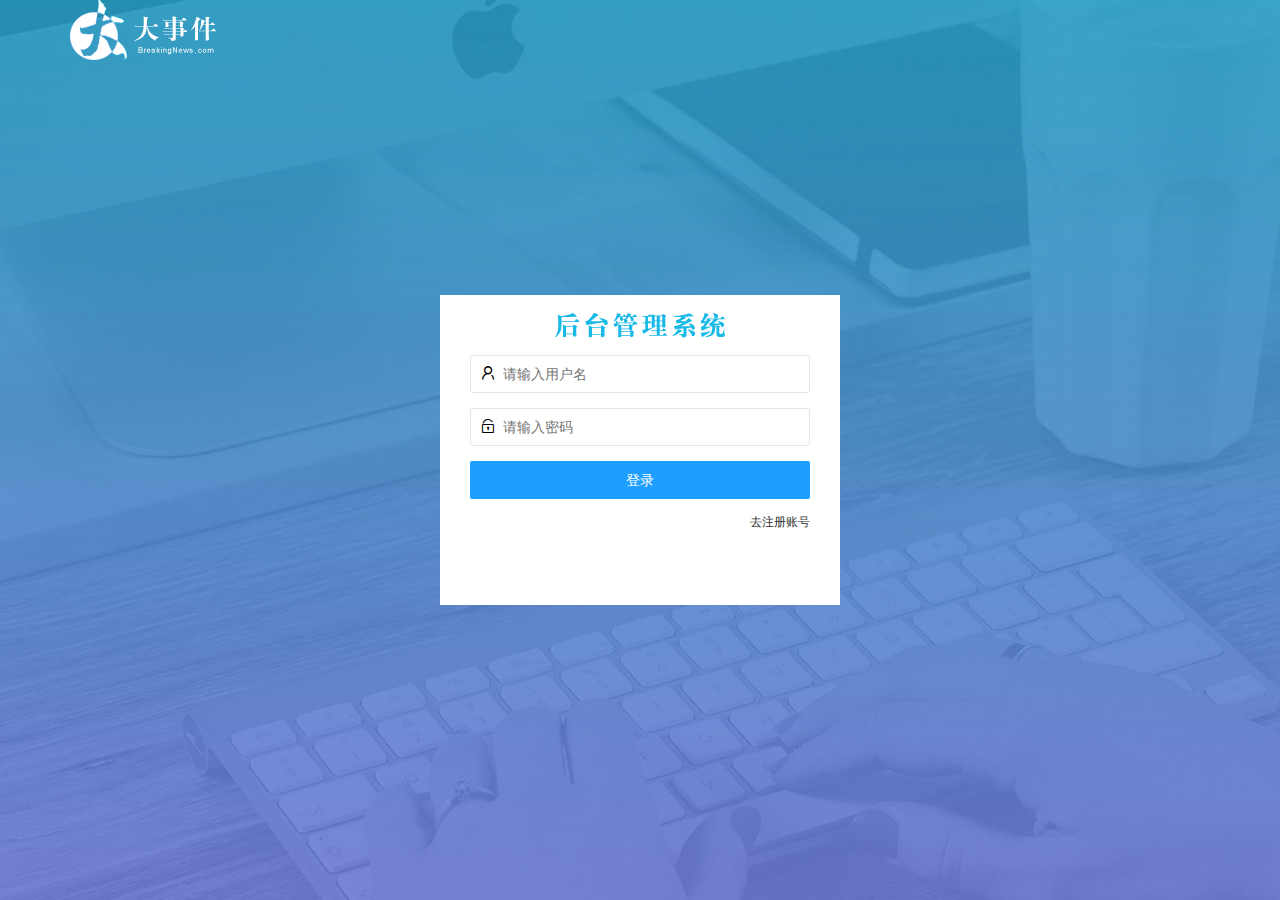
<file: login.html>
<!DOCTYPE html>
<html lang="en">

<head>
    <meta charset="UTF-8">
    <meta name="viewport" content="width=device-width, initial-scale=1.0">
    <title>登录页面</title>
    <!-- 先引入layui样式 -->
    <link rel="stylesheet" href="/assets/lib/layui/css/layui.css">
    <!-- 登录页面样式 -->
    <link rel="stylesheet" href="/assets/css/login.css">
</head>

<body>
    <div class="logo layui-main">
        <img src="/assets/images/logo.png" alt="">
    </div>

    <!-- 登录注册区域 -->
    <div class="loginAndRegBox">
        <div class="title-box"></div>
        <!-- 登录的div -->
        <div class="login-box">
            <!-- 登录的表单 -->
            <form class="layui-form" id="form_login">
                <!-- 用户名 -->
                <div class="layui-form-item">
                    <i class="layui-icon layui-icon-username"></i>
                    <input type="text" name="username" required lay-verify="required" placeholder="请输入用户名"
                        autocomplete="off" class="layui-input" />
                </div>
                <!-- 密码 -->
                <div class="layui-form-item">
                    <i class="layui-icon layui-icon-password"></i>
                    <input type="password" name="password" required lay-verify="required|pwd" placeholder="请输入密码"
                        autocomplete="off" class="layui-input" />
                </div>
                <!-- 登录按钮 -->
                <div class="layui-form-item">
                    <!-- 注意：表单提交按钮和普通按钮的区别，就是 lay-submit 属性 -->
                    <button class="layui-btn layui-btn-fluid layui-btn-normal" lay-submit>登录</button>
                </div>
                <div class="layui-form-item links">
                    <a href="javascript:;" id="link_reg">去注册账号</a>
                </div>
            </form>
        </div>
        <!-- 注册的div -->
        <div class="reg-box">
            <!-- 注册的表单 -->
            <form class="layui-form" id="form_reg">
                <!-- 用户名 -->
                <div class="layui-form-item">
                    <i class="layui-icon layui-icon-username"></i>
                    <input type="text" name="username" required lay-verify="required" placeholder="请输入用户名"
                        autocomplete="off" class="layui-input" />
                </div>
                <!-- 密码 -->
                <div class="layui-form-item">
                    <i class="layui-icon layui-icon-password"></i>
                    <input id="reg-pwd" type="password" name="password" required lay-verify="required|pwd" placeholder="请输入密码"
                        autocomplete="off" class="layui-input" />
                </div>
                <!-- 密码确认框 -->
                <div class="layui-form-item">
                    <i class="layui-icon layui-icon-password"></i>
                    <input type="password" name="repassword" required lay-verify="required|pwd|repwd"
                        placeholder="再次确认密码" autocomplete="off" class="layui-input" />
                </div>
                <!-- 注册按钮 -->
                <div class="layui-form-item">
                    <!-- 注意：表单提交按钮和普通按钮的区别，就是 lay-submit 属性 -->
                    <button class="layui-btn layui-btn-fluid layui-btn-normal" lay-submit>注册</button>
                </div>
                <div class="layui-form-item links">
                    <a href="javascript:;" id="link_login">去登录</a>
                </div>
            </form>
        </div>
    </div>

    <script src="/assets/lib/layui/layui.all.js"></script>
    <script src="/assets/lib/jquery.js"></script>
    <script src="/assets/js/baseAPI.js"></script>
    <script src="/assets/js/login.js"></script>
</body>

</html>
</file>
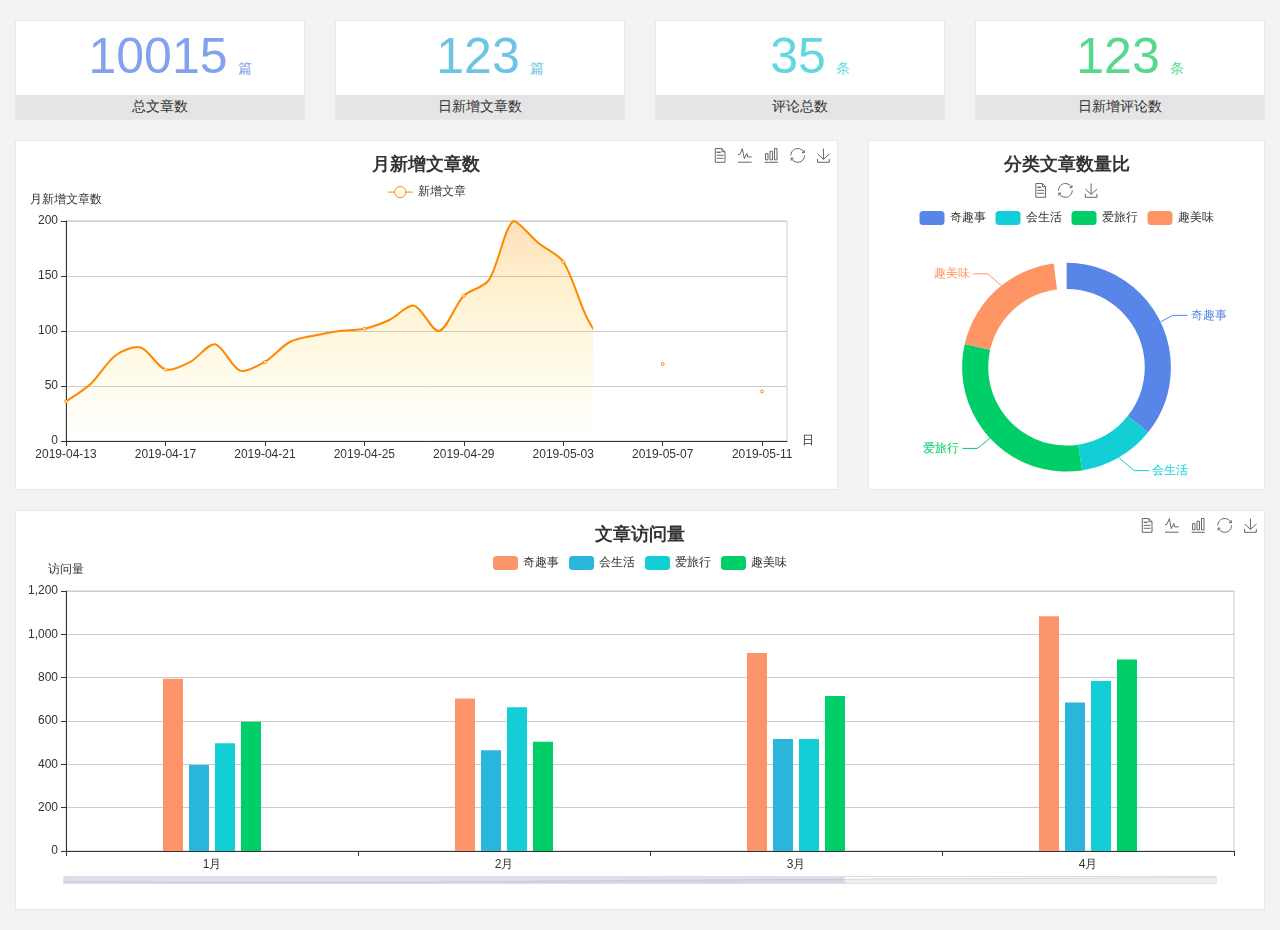
<file: home/dashboard.html>
<!DOCTYPE html>
<html lang="en">

<head>
  <meta charset="UTF-8">
  <meta name="viewport" content="width=device-width, initial-scale=1.0">
  <meta http-equiv="X-UA-Compatible" content="ie=edge">
  <title>图表统计</title>
  <link rel="stylesheet" href="../../assets/lib/bootstrap.css" />
  <link rel="stylesheet" href="../../assets/lib/main.css" />
  <script src="../../assets/lib/jquery.js"></script>
  <script type="text/javascript" src="../../assets/lib/echarts.min.js"></script>
</head>

<body>
  <div class="container-fluid">
    <div class="row spannel_list">
      <div class="col-sm-3 col-xs-6">
        <div class="spannel">
          <em>10015</em><span>篇</span>
          <b>总文章数</b>
        </div>
      </div>
      <div class="col-sm-3 col-xs-6">
        <div class="spannel scolor01">
          <em>123</em><span>篇</span>
          <b>日新增文章数</b>
        </div>
      </div>
      <div class="col-sm-3 col-xs-6">
        <div class="spannel scolor02">
          <em>35</em><span>条</span>
          <b>评论总数</b>
        </div>
      </div>
      <div class="col-sm-3 col-xs-6">
        <div class="spannel scolor03">
          <em>123</em><span>条</span>
          <b>日新增评论数</b>
        </div>
      </div>
    </div>
  </div>

  <div class="container-fluid">
    <div class="row curve-pie">
      <div class="col-lg-8 col-md-8">
        <div class="gragh_pannel" id="curve_show"></div>
      </div>
      <div class="col-lg-4 col-md-4">
        <div class="gragh_pannel" id="pie_show"></div>
      </div>
    </div>
  </div>

  <div class="container-fluid">
    <div class="column_pannel" id="column_show"></div>
  </div>

  <script>
    var oChart = echarts.init(document.getElementById('curve_show'));
    var aList_all = [
      { 'count': 36, 'date': '2019-04-13' },
      { 'count': 52, 'date': '2019-04-14' },
      { 'count': 78, 'date': '2019-04-15' },
      { 'count': 85, 'date': '2019-04-16' },
      { 'count': 65, 'date': '2019-04-17' },
      { 'count': 72, 'date': '2019-04-18' },
      { 'count': 88, 'date': '2019-04-19' },
      { 'count': 64, 'date': '2019-04-20' },
      { 'count': 72, 'date': '2019-04-21' },
      { 'count': 90, 'date': '2019-04-22' },
      { 'count': 96, 'date': '2019-04-23' },
      { 'count': 100, 'date': '2019-04-24' },
      { 'count': 102, 'date': '2019-04-25' },
      { 'count': 110, 'date': '2019-04-26' },
      { 'count': 123, 'date': '2019-04-27' },
      { 'count': 100, 'date': '2019-04-28' },
      { 'count': 132, 'date': '2019-04-29' },
      { 'count': 146, 'date': '2019-04-30' },
      { 'count': 200, 'date': '2019-05-01' },
      { 'count': 180, 'date': '2019-05-02' },
      { 'count': 163, 'date': '2019-05-03' },
      { 'count': 110, 'date': '2019-05-04' },
      { 'count': 80, 'date': '2019-05-05' },
      { 'count': 82, 'date': '2019-05-06' },
      { 'count': 70, 'date': '2019-05-07' },
      { 'count': 65, 'date': '2019-05-08' },
      { 'count': 54, 'date': '2019-05-09' },
      { 'count': 40, 'date': '2019-05-10' },
      { 'count': 45, 'date': '2019-05-11' },
      { 'count': 38, 'date': '2019-05-12' },
    ];

    let aCount = [];
    let aDate = [];

    for (var i = 0; i < aList_all.length; i++) {
      aCount.push(aList_all[i].count);
      aDate.push(aList_all[i].date);
    }

    var chartopt = {
      title: {
        text: '月新增文章数',
        left: 'center',
        top: '10'
      },
      tooltip: {
        trigger: 'axis'
      },
      legend: {
        data: ['新增文章'],
        top: '40'
      },
      toolbox: {
        show: true,
        feature: {
          mark: { show: true },
          dataView: { show: true, readOnly: false },
          magicType: { show: true, type: ['line', 'bar'] },
          restore: { show: true },
          saveAsImage: { show: true }
        }
      },
      calculable: true,
      xAxis: [
        {
          name: '日',
          type: 'category',
          boundaryGap: false,
          data: aDate
        }
      ],
      yAxis: [
        {
          name: '月新增文章数',
          type: 'value'
        }
      ],
      series: [
        {
          name: '新增文章',
          type: 'line',
          smooth: true,
          itemStyle: { normal: { areaStyle: { type: 'default' }, color: '#f80' }, lineStyle: { color: '#f80' } },
          data: aCount
        }],
      areaStyle: {
        normal: {
          color: new echarts.graphic.LinearGradient(0, 0, 0, 1, [{
            offset: 0,
            color: 'rgba(255,136,0,0.39)'
          }, {
            offset: .34,
            color: 'rgba(255,180,0,0.25)'
          }, {
            offset: 1,
            color: 'rgba(255,222,0,0.00)'
          }])

        }
      },
      grid: {
        show: true,
        x: 50,
        x2: 50,
        y: 80,
        height: 220
      }
    };

    oChart.setOption(chartopt);


    var oPie = echarts.init(document.getElementById('pie_show'));
    var oPieopt =
    {
      title: {
        top: 10,
        text: '分类文章数量比',
        x: 'center'
      },
      tooltip: {
        trigger: 'item',
        formatter: "{a} <br/>{b} : {c} ({d}%)"
      },
      color: ['#5885e8', '#13cfd5', '#00ce68', '#ff9565'],
      legend: {
        x: 'center',
        top: 65,
        data: ['奇趣事', '会生活', '爱旅行', '趣美味']
      },
      toolbox: {
        show: true,
        x: 'center',
        top: 35,
        feature: {
          mark: { show: true },
          dataView: { show: true, readOnly: false },
          magicType: {
            show: true,
            type: ['pie', 'funnel'],
            option: {
              funnel: {
                x: '25%',
                width: '50%',
                funnelAlign: 'left',
                max: 1548
              }
            }
          },
          restore: { show: true },
          saveAsImage: { show: true }
        }
      },
      calculable: true,
      series: [
        {
          name: '访问来源',
          type: 'pie',
          radius: ['45%', '60%'],
          center: ['50%', '65%'],
          data: [
            { value: 300, name: '奇趣事' },
            { value: 100, name: '会生活' },
            { value: 260, name: '爱旅行' },
            { value: 180, name: '趣美味' }
          ]
        }
      ]
    };
    oPie.setOption(oPieopt);



    var oColumn = this.echarts.init(document.getElementById('column_show'));
    var oColumnopt =
    {
      title: {
        text: '文章访问量',
        left: 'center',
        top: '10'
      },
      tooltip: {
        trigger: 'axis'
      },
      legend: {
        data: ['奇趣事', '会生活', '爱旅行', '趣美味'],
        top: '40'
      },
      toolbox: {
        show: true,
        feature: {
          mark: { show: true },
          dataView: { show: true, readOnly: false },
          magicType: { show: true, type: ['line', 'bar'] },
          restore: { show: true },
          saveAsImage: { show: true }
        }
      },
      calculable: true,
      xAxis: [
        {
          type: 'category',
          data: ['1月', '2月', '3月', '4月', '5月']
        }
      ],
      yAxis: [
        {
          name: '访问量',
          type: 'value'
        }
      ],
      series: [
        {
          name: '奇趣事',
          type: 'bar',
          barWidth: 20,
          itemStyle: {
            normal: { areaStyle: { type: 'default' }, color: '#fd956a' }
          },
          data: [800, 708, 920, 1090, 1200]
        },
        {
          name: '会生活',
          type: 'bar',
          barWidth: 20,
          itemStyle: {
            normal: { areaStyle: { type: 'default' }, color: '#2bb6db' }
          },
          data: [400, 468, 520, 690, 800]
        },
        {
          name: '爱旅行',
          type: 'bar',
          barWidth: 20,
          itemStyle: {
            normal: { areaStyle: { type: 'default' }, color: '#13cfd5' }
          },
          data: [500, 668, 520, 790, 900]
        },
        {
          name: '趣美味',
          type: 'bar',
          barWidth: 20,
          itemStyle: {
            normal: { areaStyle: { type: 'default' }, color: '#00ce68' }
          },
          data: [600, 508, 720, 890, 1000]
        }
      ],
      grid: {
        show: true,
        x: 50,
        x2: 30,
        y: 80,
        height: 260
      },
      dataZoom: [//给x轴设置滚动条
        {
          start: 0,//默认为0
          end: 100 - 1000 / 31,//默认为100
          type: 'slider',
          show: true,
          xAxisIndex: [0],
          handleSize: 0,//滑动条的 左右2个滑动条的大小
          height: 8,//组件高度
          left: 45, //左边的距离
          right: 50,//右边的距离
          bottom: 26,//右边的距离
          handleColor: '#ddd',//h滑动图标的颜色
          handleStyle: {
            borderColor: "#cacaca",
            borderWidth: "1",
            shadowBlur: 2,
            background: "#ddd",
            shadowColor: "#ddd",
          }
        }]
    };
    oColumn.setOption(oColumnopt);
  </script>
</body>

</html>
</file>
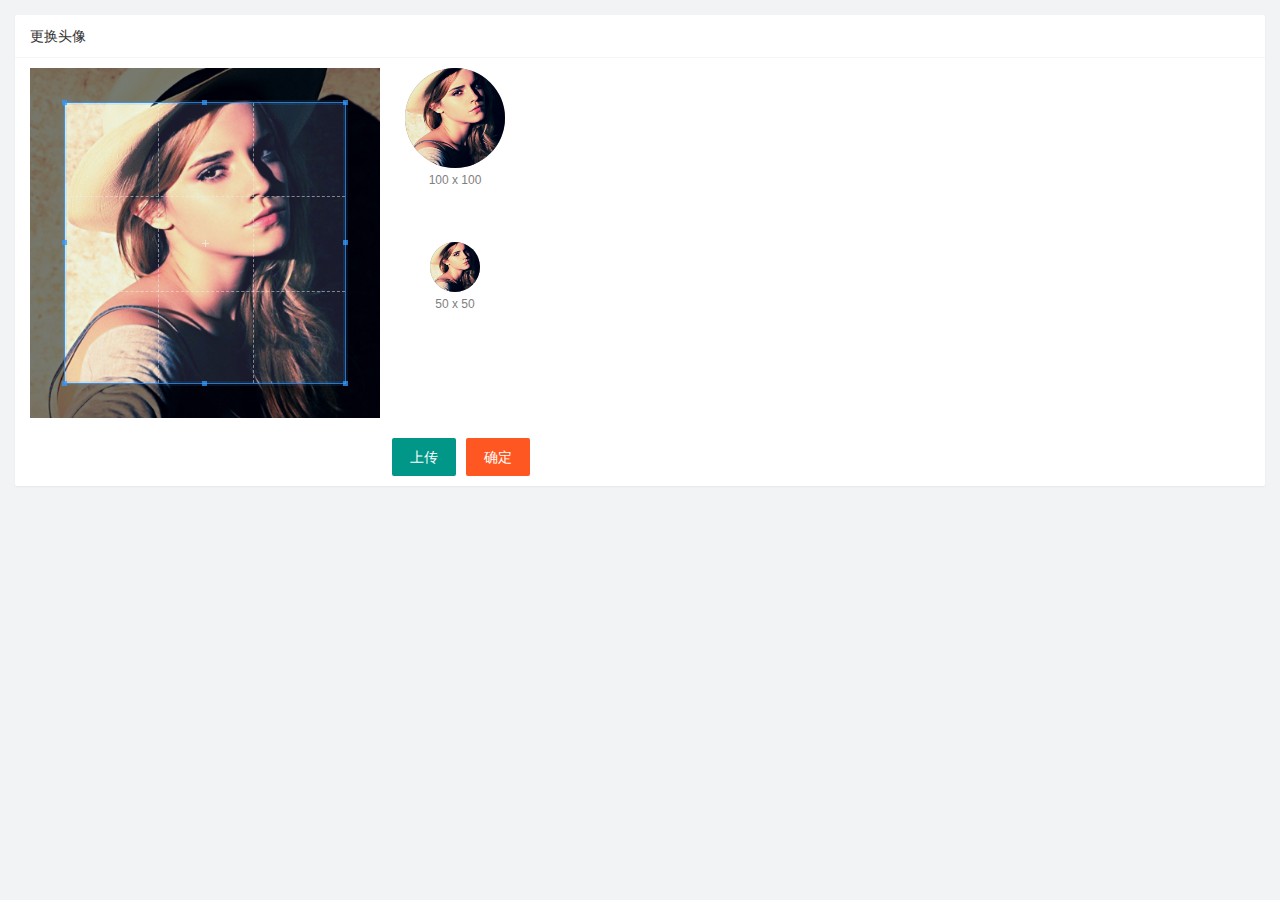
<file: user/user_avatar.html>
<!DOCTYPE html>
<html lang="en">

<head>
    <meta charset="UTF-8">
    <meta name="viewport" content="width=device-width, initial-scale=1.0">
    <title>Document</title>
    <link rel="stylesheet" href="/assets/lib/layui/css/layui.css">
    <link rel="stylesheet" href="/assets/css/user/user_avatar.css">
    <link rel="stylesheet" href="/assets/lib/cropper/cropper.css">
</head>

<body>
  <!-- 卡片区域 -->
  <div class="layui-card">
    <div class="layui-card-header">更换头像</div>
    <div class="layui-card-body">
      <!-- 第一行的图片裁剪和预览区域 -->
      <div class="row1">
        <!-- 图片裁剪区域 -->
        <div class="cropper-box">
          <!-- 这个 img 标签很重要，将来会把它初始化为裁剪区域 -->
          <img id="image" src="/assets/images/sample.jpg" />
        </div>
        <!-- 图片的预览区域 -->
        <div class="preview-box">
          <div>
            <!-- 宽高为 100px 的预览区域 -->
            <div class="img-preview w100"></div>
            <p class="size">100 x 100</p>
          </div>
          <div>
            <!-- 宽高为 50px 的预览区域 -->
            <div class="img-preview w50"></div>
            <p class="size">50 x 50</p>
          </div>
        </div>
      </div>

      <!-- 第二行的按钮区域 -->
      <div class="row2">
        <!-- 通过 accept 属性，可以指定，允许用户选择什么类型的文件 -->
        <input type="file" id="file" style="display: none;" accept="image/png,image/jpeg" />
        <button type="button" class="layui-btn" id="btnChooseImage">上传</button>
        <button type="button" class="layui-btn layui-btn-danger" id="btnUpload">确定</button>
      </div>
    </div>
  </div>

    <script src="/assets/lib/layui/layui.all.js"></script>
    <script src="/assets/lib/jquery.js"></script>
    <script src="/assets/js/user_avatar.js"></script>
    <script src="/assets/js/baseAPI.js"></script>
    <script src="/assets/lib/cropper/Cropper.js"></script>
    <script src="/assets/lib/cropper/jquery-cropper.js"></script>


</body>

</html>
</file>
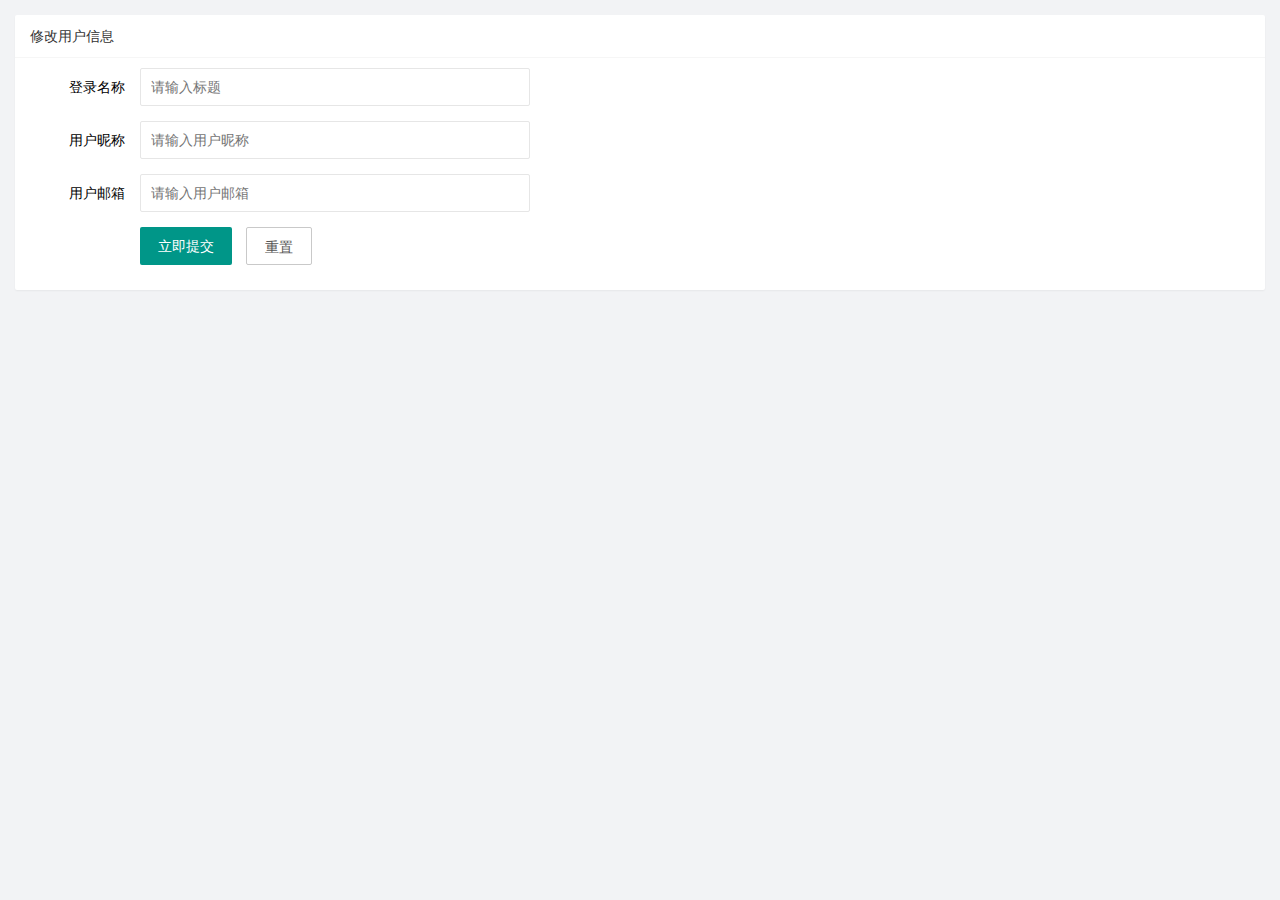
<file: user/user_info.html>
<!DOCTYPE html>
<html lang="en">

<head>
    <meta charset="UTF-8">
    <meta name="viewport" content="width=device-width, initial-scale=1.0">
    <title>Document</title>
    <link rel="stylesheet" href="/assets/lib/layui/css/layui.css">
    <link rel="stylesheet" href="/assets/css/user/user_info.css">
</head>

<body>
    <!-- 卡片区域 -->
    <div class="layui-card">
        <div class="layui-card-header">修改用户信息</div>
        <div class="layui-card-body">
            <form  class="layui-form" lay-filter="formUserInfo" style="width: 500px;" action="">
                <!-- 隐藏域储存id属性 -->
                <input type="hidden" name="id">
                <div class="layui-form-item">
                    <label class="layui-form-label">登录名称</label>
                    <div class="layui-input-block">
                        <input type="text" name="username" value="" required lay-verify="required"
                            placeholder="请输入标题" autocomplete="off" class="layui-input" readonly>
                    </div>
                </div>
                <div class="layui-form-item">
                    <label class="layui-form-label">用户昵称</label>
                    <div class="layui-input-block">
                        <input type="text" name="nickname" required lay-verify="required|nickname" placeholder="请输入用户昵称"
                            autocomplete="off" class="layui-input">
                    </div>
                </div>
                <div class="layui-form-item">
                    <label class="layui-form-label">用户邮箱</label>
                    <div class="layui-input-block">
                        <input type="text" name="title" required lay-verify="required" placeholder="请输入用户邮箱"
                            autocomplete="off" class="layui-input">
                    </div>
                </div>
                <div class="layui-form-item">
                    <div class="layui-input-block">
                      <button class="layui-btn" lay-submit lay-filter="formDemo">立即提交</button>
                      <button type="reset" class="layui-btn layui-btn-primary">重置</button>
                    </div>
                  </div>
        </div>
    </div>

    <script src="/assets/lib/layui/layui.all.js"></script>
    <script src="/assets/lib/jquery.js"></script>
    <script src="/assets/js/user_info.js"></script>
    <script src="/assets/js/baseAPI.js"></script>


</body>

</html>
</file>
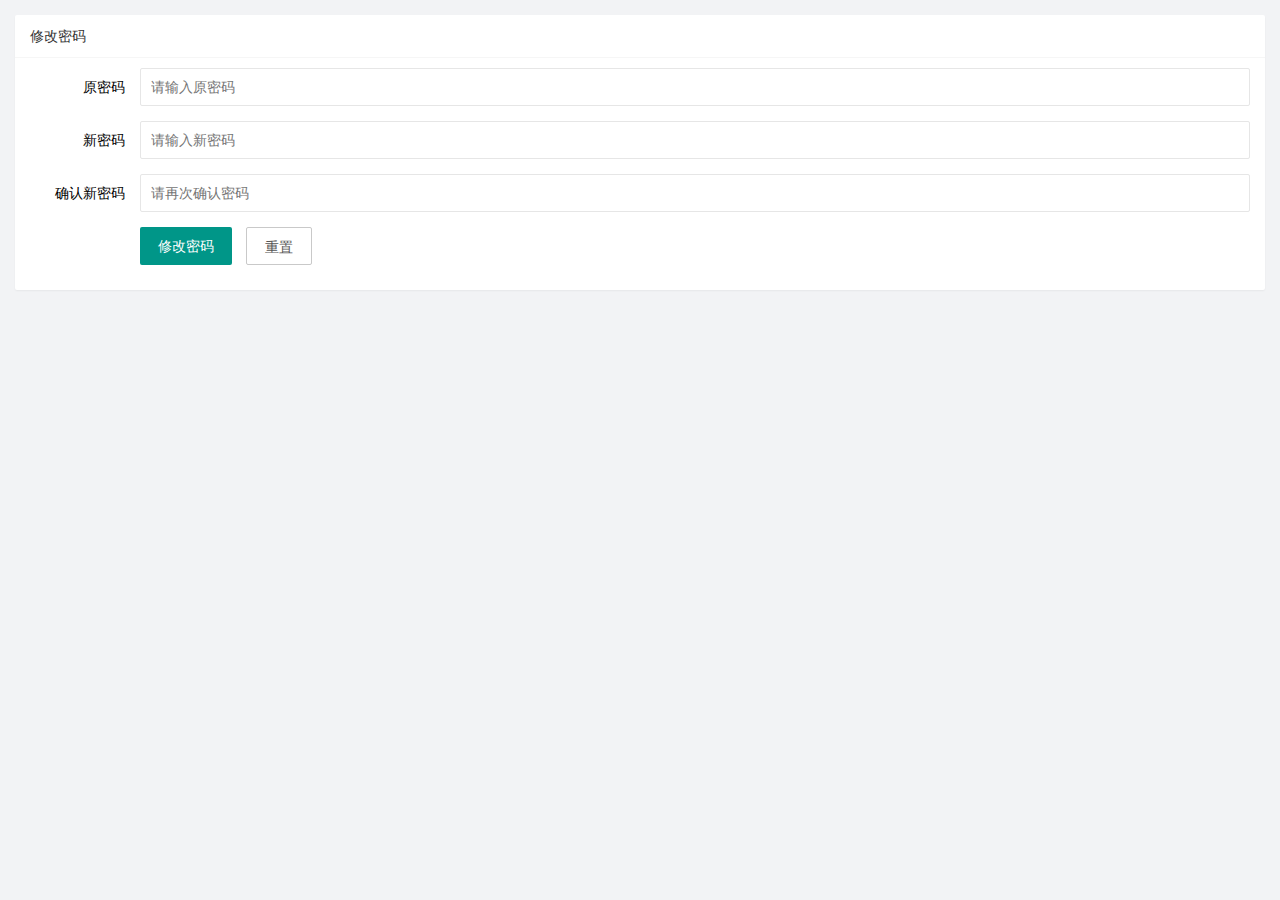
<file: user/user_pwd.html>
<!DOCTYPE html>
<html lang="en">

<head>
    <meta charset="UTF-8">
    <meta name="viewport" content="width=device-width, initial-scale=1.0">
    <title>Document</title>
    <link rel="stylesheet" href="/assets/lib/layui/css/layui.css">
    <link rel="stylesheet" href="/assets/css/user/user_pwd.css">
</head>

<body>
   <!-- 卡片区域 -->
   <div class="layui-card">
    <div class="layui-card-header">修改密码</div>
    <div class="layui-card-body">
      <form class="layui-form">
        <div class="layui-form-item">
          <label class="layui-form-label">原密码</label>
          <div class="layui-input-block">
            <input type="password" name="oldPwd" required lay-verify="required|pwd" placeholder="请输入原密码" autocomplete="off" class="layui-input" />
          </div>
        </div>
        <div class="layui-form-item">
          <label class="layui-form-label">新密码</label>
          <div class="layui-input-block">
            <input type="password" name="newPwd" required lay-verify="required|pwd|samePwd" placeholder="请输入新密码" autocomplete="off" class="layui-input" />
          </div>
        </div>
        <div class="layui-form-item">
          <label class="layui-form-label">确认新密码</label>
          <div class="layui-input-block">
            <input type="password" name="rePwd" required lay-verify="required|pwd|rePwd" placeholder="请再次确认密码" autocomplete="off" class="layui-input" />
          </div>
        </div>
        <div class="layui-form-item">
          <div class="layui-input-block">
            <button class="layui-btn" lay-submit lay-filter="formDemo">修改密码</button>
            <button type="reset" class="layui-btn layui-btn-primary">重置</button>
          </div>
        </div>
      </form>
    </div>
  </div>

    <script src="/assets/lib/layui/layui.all.js"></script>
    <script src="/assets/lib/jquery.js"></script>
    <script src="/assets/js/user_pwd.js"></script>
    <script src="/assets/js/baseAPI.js"></script>


</body>

</html>
</file>
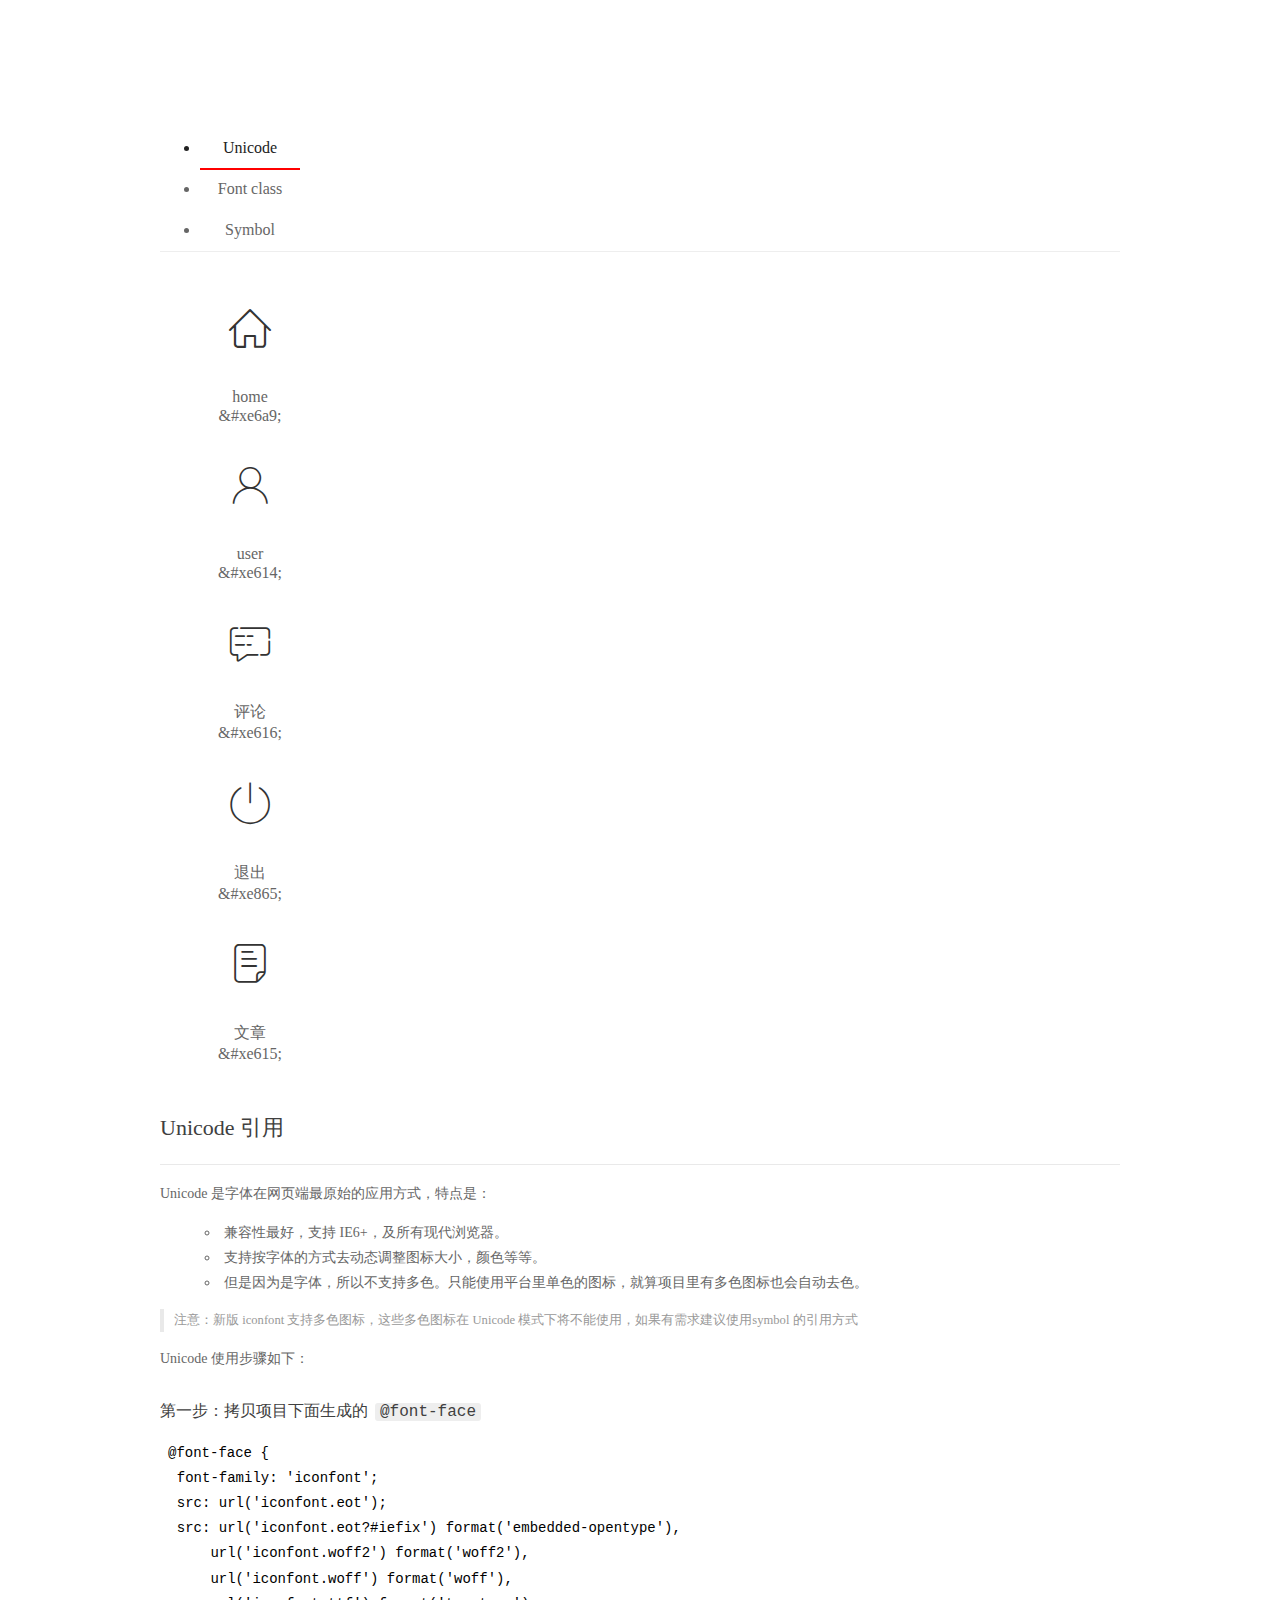
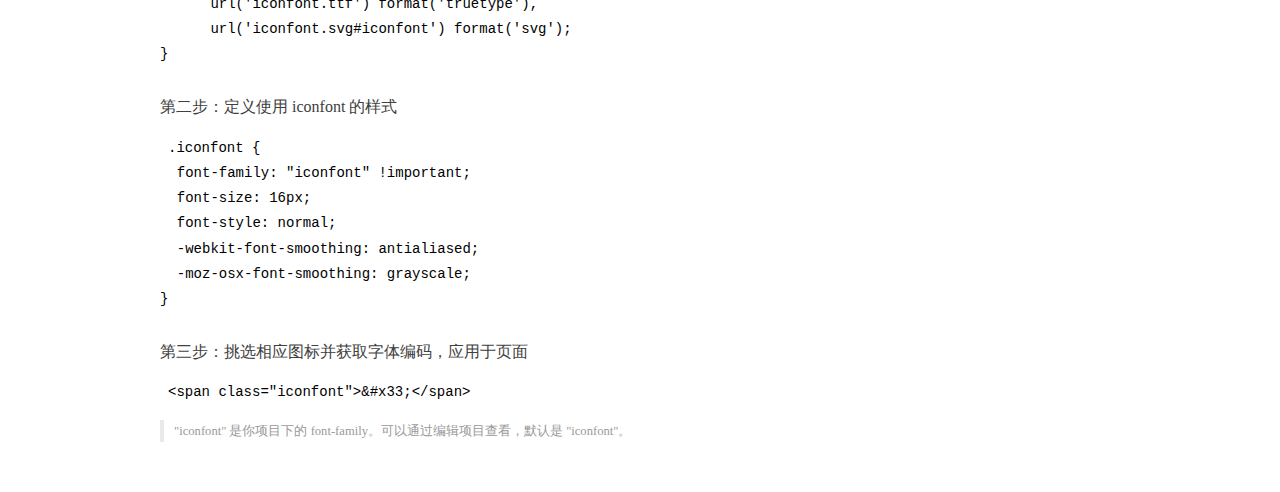
<file: assets/fonts/demo_index.html>
<!DOCTYPE html>
<html>
<head>
  <meta charset="utf-8"/>
  <title>IconFont Demo</title>
  <link rel="shortcut icon" href="https://gtms04.alicdn.com/tps/i4/TB1_oz6GVXXXXaFXpXXJDFnIXXX-64-64.ico" type="image/x-icon"/>
  <link rel="stylesheet" href="https://g.alicdn.com/thx/cube/1.3.2/cube.min.css">
  <link rel="stylesheet" href="demo.css">
  <link rel="stylesheet" href="iconfont.css">
  <script src="iconfont.js"></script>
  <!-- jQuery -->
  <script src="https://a1.alicdn.com/oss/uploads/2018/12/26/7bfddb60-08e8-11e9-9b04-53e73bb6408b.js"></script>
  <!-- 代码高亮 -->
  <script src="https://a1.alicdn.com/oss/uploads/2018/12/26/a3f714d0-08e6-11e9-8a15-ebf944d7534c.js"></script>
</head>
<body>
  <div class="main">
    <h1 class="logo"><a href="https://www.iconfont.cn/" title="iconfont 首页" target="_blank">&#xe86b;</a></h1>
    <div class="nav-tabs">
      <ul id="tabs" class="dib-box">
        <li class="dib active"><span>Unicode</span></li>
        <li class="dib"><span>Font class</span></li>
        <li class="dib"><span>Symbol</span></li>
      </ul>
      
    </div>
    <div class="tab-container">
      <div class="content unicode" style="display: block;">
          <ul class="icon_lists dib-box">
          
            <li class="dib">
              <span class="icon iconfont">&#xe6a9;</span>
                <div class="name">home</div>
                <div class="code-name">&amp;#xe6a9;</div>
              </li>
          
            <li class="dib">
              <span class="icon iconfont">&#xe614;</span>
                <div class="name">user</div>
                <div class="code-name">&amp;#xe614;</div>
              </li>
          
            <li class="dib">
              <span class="icon iconfont">&#xe616;</span>
                <div class="name">评论</div>
                <div class="code-name">&amp;#xe616;</div>
              </li>
          
            <li class="dib">
              <span class="icon iconfont">&#xe865;</span>
                <div class="name">退出</div>
                <div class="code-name">&amp;#xe865;</div>
              </li>
          
            <li class="dib">
              <span class="icon iconfont">&#xe615;</span>
                <div class="name">文章</div>
                <div class="code-name">&amp;#xe615;</div>
              </li>
          
          </ul>
          <div class="article markdown">
          <h2 id="unicode-">Unicode 引用</h2>
          <hr>

          <p>Unicode 是字体在网页端最原始的应用方式，特点是：</p>
          <ul>
            <li>兼容性最好，支持 IE6+，及所有现代浏览器。</li>
            <li>支持按字体的方式去动态调整图标大小，颜色等等。</li>
            <li>但是因为是字体，所以不支持多色。只能使用平台里单色的图标，就算项目里有多色图标也会自动去色。</li>
          </ul>
          <blockquote>
            <p>注意：新版 iconfont 支持多色图标，这些多色图标在 Unicode 模式下将不能使用，如果有需求建议使用symbol 的引用方式</p>
          </blockquote>
          <p>Unicode 使用步骤如下：</p>
          <h3 id="-font-face">第一步：拷贝项目下面生成的 <code>@font-face</code></h3>
<pre><code class="language-css"
>@font-face {
  font-family: 'iconfont';
  src: url('iconfont.eot');
  src: url('iconfont.eot?#iefix') format('embedded-opentype'),
      url('iconfont.woff2') format('woff2'),
      url('iconfont.woff') format('woff'),
      url('iconfont.ttf') format('truetype'),
      url('iconfont.svg#iconfont') format('svg');
}
</code></pre>
          <h3 id="-iconfont-">第二步：定义使用 iconfont 的样式</h3>
<pre><code class="language-css"
>.iconfont {
  font-family: "iconfont" !important;
  font-size: 16px;
  font-style: normal;
  -webkit-font-smoothing: antialiased;
  -moz-osx-font-smoothing: grayscale;
}
</code></pre>
          <h3 id="-">第三步：挑选相应图标并获取字体编码，应用于页面</h3>
<pre>
<code class="language-html"
>&lt;span class="iconfont"&gt;&amp;#x33;&lt;/span&gt;
</code></pre>
          <blockquote>
            <p>"iconfont" 是你项目下的 font-family。可以通过编辑项目查看，默认是 "iconfont"。</p>
          </blockquote>
          </div>
      </div>
      <div class="content font-class">
        <ul class="icon_lists dib-box">
          
          <li class="dib">
            <span class="icon iconfont icon-home"></span>
            <div class="name">
              home
            </div>
            <div class="code-name">.icon-home
            </div>
          </li>
          
          <li class="dib">
            <span class="icon iconfont icon-user"></span>
            <div class="name">
              user
            </div>
            <div class="code-name">.icon-user
            </div>
          </li>
          
          <li class="dib">
            <span class="icon iconfont icon-pinglun"></span>
            <div class="name">
              评论
            </div>
            <div class="code-name">.icon-pinglun
            </div>
          </li>
          
          <li class="dib">
            <span class="icon iconfont icon-tuichu"></span>
            <div class="name">
              退出
            </div>
            <div class="code-name">.icon-tuichu
            </div>
          </li>
          
          <li class="dib">
            <span class="icon iconfont icon-16"></span>
            <div class="name">
              文章
            </div>
            <div class="code-name">.icon-16
            </div>
          </li>
          
        </ul>
        <div class="article markdown">
        <h2 id="font-class-">font-class 引用</h2>
        <hr>

        <p>font-class 是 Unicode 使用方式的一种变种，主要是解决 Unicode 书写不直观，语意不明确的问题。</p>
        <p>与 Unicode 使用方式相比，具有如下特点：</p>
        <ul>
          <li>兼容性良好，支持 IE8+，及所有现代浏览器。</li>
          <li>相比于 Unicode 语意明确，书写更直观。可以很容易分辨这个 icon 是什么。</li>
          <li>因为使用 class 来定义图标，所以当要替换图标时，只需要修改 class 里面的 Unicode 引用。</li>
          <li>不过因为本质上还是使用的字体，所以多色图标还是不支持的。</li>
        </ul>
        <p>使用步骤如下：</p>
        <h3 id="-fontclass-">第一步：引入项目下面生成的 fontclass 代码：</h3>
<pre><code class="language-html">&lt;link rel="stylesheet" href="./iconfont.css"&gt;
</code></pre>
        <h3 id="-">第二步：挑选相应图标并获取类名，应用于页面：</h3>
<pre><code class="language-html">&lt;span class="iconfont icon-xxx"&gt;&lt;/span&gt;
</code></pre>
        <blockquote>
          <p>"
            iconfont" 是你项目下的 font-family。可以通过编辑项目查看，默认是 "iconfont"。</p>
        </blockquote>
      </div>
      </div>
      <div class="content symbol">
          <ul class="icon_lists dib-box">
          
            <li class="dib">
                <svg class="icon svg-icon" aria-hidden="true">
                  <use xlink:href="#icon-home"></use>
                </svg>
                <div class="name">home</div>
                <div class="code-name">#icon-home</div>
            </li>
          
            <li class="dib">
                <svg class="icon svg-icon" aria-hidden="true">
                  <use xlink:href="#icon-user"></use>
                </svg>
                <div class="name">user</div>
                <div class="code-name">#icon-user</div>
            </li>
          
            <li class="dib">
                <svg class="icon svg-icon" aria-hidden="true">
                  <use xlink:href="#icon-pinglun"></use>
                </svg>
                <div class="name">评论</div>
                <div class="code-name">#icon-pinglun</div>
            </li>
          
            <li class="dib">
                <svg class="icon svg-icon" aria-hidden="true">
                  <use xlink:href="#icon-tuichu"></use>
                </svg>
                <div class="name">退出</div>
                <div class="code-name">#icon-tuichu</div>
            </li>
          
            <li class="dib">
                <svg class="icon svg-icon" aria-hidden="true">
                  <use xlink:href="#icon-16"></use>
                </svg>
                <div class="name">文章</div>
                <div class="code-name">#icon-16</div>
            </li>
          
          </ul>
          <div class="article markdown">
          <h2 id="symbol-">Symbol 引用</h2>
          <hr>

          <p>这是一种全新的使用方式，应该说这才是未来的主流，也是平台目前推荐的用法。相关介绍可以参考这篇<a href="">文章</a>
            这种用法其实是做了一个 SVG 的集合，与另外两种相比具有如下特点：</p>
          <ul>
            <li>支持多色图标了，不再受单色限制。</li>
            <li>通过一些技巧，支持像字体那样，通过 <code>font-size</code>, <code>color</code> 来调整样式。</li>
            <li>兼容性较差，支持 IE9+，及现代浏览器。</li>
            <li>浏览器渲染 SVG 的性能一般，还不如 png。</li>
          </ul>
          <p>使用步骤如下：</p>
          <h3 id="-symbol-">第一步：引入项目下面生成的 symbol 代码：</h3>
<pre><code class="language-html">&lt;script src="./iconfont.js"&gt;&lt;/script&gt;
</code></pre>
          <h3 id="-css-">第二步：加入通用 CSS 代码（引入一次就行）：</h3>
<pre><code class="language-html">&lt;style&gt;
.icon {
  width: 1em;
  height: 1em;
  vertical-align: -0.15em;
  fill: currentColor;
  overflow: hidden;
}
&lt;/style&gt;
</code></pre>
          <h3 id="-">第三步：挑选相应图标并获取类名，应用于页面：</h3>
<pre><code class="language-html">&lt;svg class="icon" aria-hidden="true"&gt;
  &lt;use xlink:href="#icon-xxx"&gt;&lt;/use&gt;
&lt;/svg&gt;
</code></pre>
          </div>
      </div>

    </div>
  </div>
  <script>
  $(document).ready(function () {
      $('.tab-container .content:first').show()

      $('#tabs li').click(function (e) {
        var tabContent = $('.tab-container .content')
        var index = $(this).index()

        if ($(this).hasClass('active')) {
          return
        } else {
          $('#tabs li').removeClass('active')
          $(this).addClass('active')

          tabContent.hide().eq(index).fadeIn()
        }
      })
    })
  </script>
</body>
</html>
</file>
<file: assets/lib/layui/css/layui.css>
/** layui-v2.5.5 MIT License By https://www.layui.com */
 .layui-inline,img{display:inline-block;vertical-align:middle}h1,h2,h3,h4,h5,h6{font-weight:400}.layui-edge,.layui-header,.layui-inline,.layui-main{position:relative}.layui-body,.layui-edge,.layui-elip{overflow:hidden}.layui-btn,.layui-edge,.layui-inline,img{vertical-align:middle}.layui-btn,.layui-disabled,.layui-icon,.layui-unselect{-moz-user-select:none;-webkit-user-select:none;-ms-user-select:none}.layui-elip,.layui-form-checkbox span,.layui-form-pane .layui-form-label{text-overflow:ellipsis;white-space:nowrap}.layui-breadcrumb,.layui-tree-btnGroup{visibility:hidden}blockquote,body,button,dd,div,dl,dt,form,h1,h2,h3,h4,h5,h6,input,li,ol,p,pre,td,textarea,th,ul{margin:0;padding:0;-webkit-tap-highlight-color:rgba(0,0,0,0)}a:active,a:hover{outline:0}img{border:none}li{list-style:none}table{border-collapse:collapse;border-spacing:0}h4,h5,h6{font-size:100%}button,input,optgroup,option,select,textarea{font-family:inherit;font-size:inherit;font-style:inherit;font-weight:inherit;outline:0}pre{white-space:pre-wrap;white-space:-moz-pre-wrap;white-space:-pre-wrap;white-space:-o-pre-wrap;word-wrap:break-word}body{line-height:24px;font:14px Helvetica Neue,Helvetica,PingFang SC,Tahoma,Arial,sans-serif}hr{height:1px;margin:10px 0;border:0;clear:both}a{color:#333;text-decoration:none}a:hover{color:#777}a cite{font-style:normal;*cursor:pointer}.layui-border-box,.layui-border-box *{box-sizing:border-box}.layui-box,.layui-box *{box-sizing:content-box}.layui-clear{clear:both;*zoom:1}.layui-clear:after{content:'\20';clear:both;*zoom:1;display:block;height:0}.layui-inline{*display:inline;*zoom:1}.layui-edge{display:inline-block;width:0;height:0;border-width:6px;border-style:dashed;border-color:transparent}.layui-edge-top{top:-4px;border-bottom-color:#999;border-bottom-style:solid}.layui-edge-right{border-left-color:#999;border-left-style:solid}.layui-edge-bottom{top:2px;border-top-color:#999;border-top-style:solid}.layui-edge-left{border-right-color:#999;border-right-style:solid}.layui-disabled,.layui-disabled:hover{color:#d2d2d2!important;cursor:not-allowed!important}.layui-circle{border-radius:100%}.layui-show{display:block!important}.layui-hide{display:none!important}@font-face{font-family:layui-icon;src:url(../font/iconfont.eot?v=250);src:url(../font/iconfont.eot?v=250#iefix) format('embedded-opentype'),url(../font/iconfont.woff2?v=250) format('woff2'),url(../font/iconfont.woff?v=250) format('woff'),url(../font/iconfont.ttf?v=250) format('truetype'),url(../font/iconfont.svg?v=250#layui-icon) format('svg')}.layui-icon{font-family:layui-icon!important;font-size:16px;font-style:normal;-webkit-font-smoothing:antialiased;-moz-osx-font-smoothing:grayscale}.layui-icon-reply-fill:before{content:"\e611"}.layui-icon-set-fill:before{content:"\e614"}.layui-icon-menu-fill:before{content:"\e60f"}.layui-icon-search:before{content:"\e615"}.layui-icon-share:before{content:"\e641"}.layui-icon-set-sm:before{content:"\e620"}.layui-icon-engine:before{content:"\e628"}.layui-icon-close:before{content:"\1006"}.layui-icon-close-fill:before{content:"\1007"}.layui-icon-chart-screen:before{content:"\e629"}.layui-icon-star:before{content:"\e600"}.layui-icon-circle-dot:before{content:"\e617"}.layui-icon-chat:before{content:"\e606"}.layui-icon-release:before{content:"\e609"}.layui-icon-list:before{content:"\e60a"}.layui-icon-chart:before{content:"\e62c"}.layui-icon-ok-circle:before{content:"\1005"}.layui-icon-layim-theme:before{content:"\e61b"}.layui-icon-table:before{content:"\e62d"}.layui-icon-right:before{content:"\e602"}.layui-icon-left:before{content:"\e603"}.layui-icon-cart-simple:before{content:"\e698"}.layui-icon-face-cry:before{content:"\e69c"}.layui-icon-face-smile:before{content:"\e6af"}.layui-icon-survey:before{content:"\e6b2"}.layui-icon-tree:before{content:"\e62e"}.layui-icon-upload-circle:before{content:"\e62f"}.layui-icon-add-circle:before{content:"\e61f"}.layui-icon-download-circle:before{content:"\e601"}.layui-icon-templeate-1:before{content:"\e630"}.layui-icon-util:before{content:"\e631"}.layui-icon-face-surprised:before{content:"\e664"}.layui-icon-edit:before{content:"\e642"}.layui-icon-speaker:before{content:"\e645"}.layui-icon-down:before{content:"\e61a"}.layui-icon-file:before{content:"\e621"}.layui-icon-layouts:before{content:"\e632"}.layui-icon-rate-half:before{content:"\e6c9"}.layui-icon-add-circle-fine:before{content:"\e608"}.layui-icon-prev-circle:before{content:"\e633"}.layui-icon-read:before{content:"\e705"}.layui-icon-404:before{content:"\e61c"}.layui-icon-carousel:before{content:"\e634"}.layui-icon-help:before{content:"\e607"}.layui-icon-code-circle:before{content:"\e635"}.layui-icon-water:before{content:"\e636"}.layui-icon-username:before{content:"\e66f"}.layui-icon-find-fill:before{content:"\e670"}.layui-icon-about:before{content:"\e60b"}.layui-icon-location:before{content:"\e715"}.layui-icon-up:before{content:"\e619"}.layui-icon-pause:before{content:"\e651"}.layui-icon-date:before{content:"\e637"}.layui-icon-layim-uploadfile:before{content:"\e61d"}.layui-icon-delete:before{content:"\e640"}.layui-icon-play:before{content:"\e652"}.layui-icon-top:before{content:"\e604"}.layui-icon-friends:before{content:"\e612"}.layui-icon-refresh-3:before{content:"\e9aa"}.layui-icon-ok:before{content:"\e605"}.layui-icon-layer:before{content:"\e638"}.layui-icon-face-smile-fine:before{content:"\e60c"}.layui-icon-dollar:before{content:"\e659"}.layui-icon-group:before{content:"\e613"}.layui-icon-layim-download:before{content:"\e61e"}.layui-icon-picture-fine:before{content:"\e60d"}.layui-icon-link:before{content:"\e64c"}.layui-icon-diamond:before{content:"\e735"}.layui-icon-log:before{content:"\e60e"}.layui-icon-rate-solid:before{content:"\e67a"}.layui-icon-fonts-del:before{content:"\e64f"}.layui-icon-unlink:before{content:"\e64d"}.layui-icon-fonts-clear:before{content:"\e639"}.layui-icon-triangle-r:before{content:"\e623"}.layui-icon-circle:before{content:"\e63f"}.layui-icon-radio:before{content:"\e643"}.layui-icon-align-center:before{content:"\e647"}.layui-icon-align-right:before{content:"\e648"}.layui-icon-align-left:before{content:"\e649"}.layui-icon-loading-1:before{content:"\e63e"}.layui-icon-return:before{content:"\e65c"}.layui-icon-fonts-strong:before{content:"\e62b"}.layui-icon-upload:before{content:"\e67c"}.layui-icon-dialogue:before{content:"\e63a"}.layui-icon-video:before{content:"\e6ed"}.layui-icon-headset:before{content:"\e6fc"}.layui-icon-cellphone-fine:before{content:"\e63b"}.layui-icon-add-1:before{content:"\e654"}.layui-icon-face-smile-b:before{content:"\e650"}.layui-icon-fonts-html:before{content:"\e64b"}.layui-icon-form:before{content:"\e63c"}.layui-icon-cart:before{content:"\e657"}.layui-icon-camera-fill:before{content:"\e65d"}.layui-icon-tabs:before{content:"\e62a"}.layui-icon-fonts-code:before{content:"\e64e"}.layui-icon-fire:before{content:"\e756"}.layui-icon-set:before{content:"\e716"}.layui-icon-fonts-u:before{content:"\e646"}.layui-icon-triangle-d:before{content:"\e625"}.layui-icon-tips:before{content:"\e702"}.layui-icon-picture:before{content:"\e64a"}.layui-icon-more-vertical:before{content:"\e671"}.layui-icon-flag:before{content:"\e66c"}.layui-icon-loading:before{content:"\e63d"}.layui-icon-fonts-i:before{content:"\e644"}.layui-icon-refresh-1:before{content:"\e666"}.layui-icon-rmb:before{content:"\e65e"}.layui-icon-home:before{content:"\e68e"}.layui-icon-user:before{content:"\e770"}.layui-icon-notice:before{content:"\e667"}.layui-icon-login-weibo:before{content:"\e675"}.layui-icon-voice:before{content:"\e688"}.layui-icon-upload-drag:before{content:"\e681"}.layui-icon-login-qq:before{content:"\e676"}.layui-icon-snowflake:before{content:"\e6b1"}.layui-icon-file-b:before{content:"\e655"}.layui-icon-template:before{content:"\e663"}.layui-icon-auz:before{content:"\e672"}.layui-icon-console:before{content:"\e665"}.layui-icon-app:before{content:"\e653"}.layui-icon-prev:before{content:"\e65a"}.layui-icon-website:before{content:"\e7ae"}.layui-icon-next:before{content:"\e65b"}.layui-icon-component:before{content:"\e857"}.layui-icon-more:before{content:"\e65f"}.layui-icon-login-wechat:before{content:"\e677"}.layui-icon-shrink-right:before{content:"\e668"}.layui-icon-spread-left:before{content:"\e66b"}.layui-icon-camera:before{content:"\e660"}.layui-icon-note:before{content:"\e66e"}.layui-icon-refresh:before{content:"\e669"}.layui-icon-female:before{content:"\e661"}.layui-icon-male:before{content:"\e662"}.layui-icon-password:before{content:"\e673"}.layui-icon-senior:before{content:"\e674"}.layui-icon-theme:before{content:"\e66a"}.layui-icon-tread:before{content:"\e6c5"}.layui-icon-praise:before{content:"\e6c6"}.layui-icon-star-fill:before{content:"\e658"}.layui-icon-rate:before{content:"\e67b"}.layui-icon-template-1:before{content:"\e656"}.layui-icon-vercode:before{content:"\e679"}.layui-icon-cellphone:before{content:"\e678"}.layui-icon-screen-full:before{content:"\e622"}.layui-icon-screen-restore:before{content:"\e758"}.layui-icon-cols:before{content:"\e610"}.layui-icon-export:before{content:"\e67d"}.layui-icon-print:before{content:"\e66d"}.layui-icon-slider:before{content:"\e714"}.layui-icon-addition:before{content:"\e624"}.layui-icon-subtraction:before{content:"\e67e"}.layui-icon-service:before{content:"\e626"}.layui-icon-transfer:before{content:"\e691"}.layui-main{width:1140px;margin:0 auto}.layui-header{z-index:1000;height:60px}.layui-header a:hover{transition:all .5s;-webkit-transition:all .5s}.layui-side{position:fixed;left:0;top:0;bottom:0;z-index:999;width:200px;overflow-x:hidden}.layui-side-scroll{position:relative;width:220px;height:100%;overflow-x:hidden}.layui-body{position:absolute;left:200px;right:0;top:0;bottom:0;z-index:998;width:auto;overflow-y:auto;box-sizing:border-box}.layui-layout-body{overflow:hidden}.layui-layout-admin .layui-header{background-color:#23262E}.layui-layout-admin .layui-side{top:60px;width:200px;overflow-x:hidden}.layui-layout-admin .layui-body{position:fixed;top:60px;bottom:44px}.layui-layout-admin .layui-main{width:auto;margin:0 15px}.layui-layout-admin .layui-footer{position:fixed;left:200px;right:0;bottom:0;height:44px;line-height:44px;padding:0 15px;background-color:#eee}.layui-layout-admin .layui-logo{position:absolute;left:0;top:0;width:200px;height:100%;line-height:60px;text-align:center;color:#009688;font-size:16px}.layui-layout-admin .layui-header .layui-nav{background:0 0}.layui-layout-left{position:absolute!important;left:200px;top:0}.layui-layout-right{position:absolute!important;right:0;top:0}.layui-container{position:relative;margin:0 auto;padding:0 15px;box-sizing:border-box}.layui-fluid{position:relative;margin:0 auto;padding:0 15px}.layui-row:after,.layui-row:before{content:'';display:block;clear:both}.layui-col-lg1,.layui-col-lg10,.layui-col-lg11,.layui-col-lg12,.layui-col-lg2,.layui-col-lg3,.layui-col-lg4,.layui-col-lg5,.layui-col-lg6,.layui-col-lg7,.layui-col-lg8,.layui-col-lg9,.layui-col-md1,.layui-col-md10,.layui-col-md11,.layui-col-md12,.layui-col-md2,.layui-col-md3,.layui-col-md4,.layui-col-md5,.layui-col-md6,.layui-col-md7,.layui-col-md8,.layui-col-md9,.layui-col-sm1,.layui-col-sm10,.layui-col-sm11,.layui-col-sm12,.layui-col-sm2,.layui-col-sm3,.layui-col-sm4,.layui-col-sm5,.layui-col-sm6,.layui-col-sm7,.layui-col-sm8,.layui-col-sm9,.layui-col-xs1,.layui-col-xs10,.layui-col-xs11,.layui-col-xs12,.layui-col-xs2,.layui-col-xs3,.layui-col-xs4,.layui-col-xs5,.layui-col-xs6,.layui-col-xs7,.layui-col-xs8,.layui-col-xs9{position:relative;display:block;box-sizing:border-box}.layui-col-xs1,.layui-col-xs10,.layui-col-xs11,.layui-col-xs12,.layui-col-xs2,.layui-col-xs3,.layui-col-xs4,.layui-col-xs5,.layui-col-xs6,.layui-col-xs7,.layui-col-xs8,.layui-col-xs9{float:left}.layui-col-xs1{width:8.33333333%}.layui-col-xs2{width:16.66666667%}.layui-col-xs3{width:25%}.layui-col-xs4{width:33.33333333%}.layui-col-xs5{width:41.66666667%}.layui-col-xs6{width:50%}.layui-col-xs7{width:58.33333333%}.layui-col-xs8{width:66.66666667%}.layui-col-xs9{width:75%}.layui-col-xs10{width:83.33333333%}.layui-col-xs11{width:91.66666667%}.layui-col-xs12{width:100%}.layui-col-xs-offset1{margin-left:8.33333333%}.layui-col-xs-offset2{margin-left:16.66666667%}.layui-col-xs-offset3{margin-left:25%}.layui-col-xs-offset4{margin-left:33.33333333%}.layui-col-xs-offset5{margin-left:41.66666667%}.layui-col-xs-offset6{margin-left:50%}.layui-col-xs-offset7{margin-left:58.33333333%}.layui-col-xs-offset8{margin-left:66.66666667%}.layui-col-xs-offset9{margin-left:75%}.layui-col-xs-offset10{margin-left:83.33333333%}.layui-col-xs-offset11{margin-left:91.66666667%}.layui-col-xs-offset12{margin-left:100%}@media screen and (max-width:768px){.layui-hide-xs{display:none!important}.layui-show-xs-block{display:block!important}.layui-show-xs-inline{display:inline!important}.layui-show-xs-inline-block{display:inline-block!important}}@media screen and (min-width:768px){.layui-container{width:750px}.layui-hide-sm{display:none!important}.layui-show-sm-block{display:block!important}.layui-show-sm-inline{display:inline!important}.layui-show-sm-inline-block{display:inline-block!important}.layui-col-sm1,.layui-col-sm10,.layui-col-sm11,.layui-col-sm12,.layui-col-sm2,.layui-col-sm3,.layui-col-sm4,.layui-col-sm5,.layui-col-sm6,.layui-col-sm7,.layui-col-sm8,.layui-col-sm9{float:left}.layui-col-sm1{width:8.33333333%}.layui-col-sm2{width:16.66666667%}.layui-col-sm3{width:25%}.layui-col-sm4{width:33.33333333%}.layui-col-sm5{width:41.66666667%}.layui-col-sm6{width:50%}.layui-col-sm7{width:58.33333333%}.layui-col-sm8{width:66.66666667%}.layui-col-sm9{width:75%}.layui-col-sm10{width:83.33333333%}.layui-col-sm11{width:91.66666667%}.layui-col-sm12{width:100%}.layui-col-sm-offset1{margin-left:8.33333333%}.layui-col-sm-offset2{margin-left:16.66666667%}.layui-col-sm-offset3{margin-left:25%}.layui-col-sm-offset4{margin-left:33.33333333%}.layui-col-sm-offset5{margin-left:41.66666667%}.layui-col-sm-offset6{margin-left:50%}.layui-col-sm-offset7{margin-left:58.33333333%}.layui-col-sm-offset8{margin-left:66.66666667%}.layui-col-sm-offset9{margin-left:75%}.layui-col-sm-offset10{margin-left:83.33333333%}.layui-col-sm-offset11{margin-left:91.66666667%}.layui-col-sm-offset12{margin-left:100%}}@media screen and (min-width:992px){.layui-container{width:970px}.layui-hide-md{display:none!important}.layui-show-md-block{display:block!important}.layui-show-md-inline{display:inline!important}.layui-show-md-inline-block{display:inline-block!important}.layui-col-md1,.layui-col-md10,.layui-col-md11,.layui-col-md12,.layui-col-md2,.layui-col-md3,.layui-col-md4,.layui-col-md5,.layui-col-md6,.layui-col-md7,.layui-col-md8,.layui-col-md9{float:left}.layui-col-md1{width:8.33333333%}.layui-col-md2{width:16.66666667%}.layui-col-md3{width:25%}.layui-col-md4{width:33.33333333%}.layui-col-md5{width:41.66666667%}.layui-col-md6{width:50%}.layui-col-md7{width:58.33333333%}.layui-col-md8{width:66.66666667%}.layui-col-md9{width:75%}.layui-col-md10{width:83.33333333%}.layui-col-md11{width:91.66666667%}.layui-col-md12{width:100%}.layui-col-md-offset1{margin-left:8.33333333%}.layui-col-md-offset2{margin-left:16.66666667%}.layui-col-md-offset3{margin-left:25%}.layui-col-md-offset4{margin-left:33.33333333%}.layui-col-md-offset5{margin-left:41.66666667%}.layui-col-md-offset6{margin-left:50%}.layui-col-md-offset7{margin-left:58.33333333%}.layui-col-md-offset8{margin-left:66.66666667%}.layui-col-md-offset9{margin-left:75%}.layui-col-md-offset10{margin-left:83.33333333%}.layui-col-md-offset11{margin-left:91.66666667%}.layui-col-md-offset12{margin-left:100%}}@media screen and (min-width:1200px){.layui-container{width:1170px}.layui-hide-lg{display:none!important}.layui-show-lg-block{display:block!important}.layui-show-lg-inline{display:inline!important}.layui-show-lg-inline-block{display:inline-block!important}.layui-col-lg1,.layui-col-lg10,.layui-col-lg11,.layui-col-lg12,.layui-col-lg2,.layui-col-lg3,.layui-col-lg4,.layui-col-lg5,.layui-col-lg6,.layui-col-lg7,.layui-col-lg8,.layui-col-lg9{float:left}.layui-col-lg1{width:8.33333333%}.layui-col-lg2{width:16.66666667%}.layui-col-lg3{width:25%}.layui-col-lg4{width:33.33333333%}.layui-col-lg5{width:41.66666667%}.layui-col-lg6{width:50%}.layui-col-lg7{width:58.33333333%}.layui-col-lg8{width:66.66666667%}.layui-col-lg9{width:75%}.layui-col-lg10{width:83.33333333%}.layui-col-lg11{width:91.66666667%}.layui-col-lg12{width:100%}.layui-col-lg-offset1{margin-left:8.33333333%}.layui-col-lg-offset2{margin-left:16.66666667%}.layui-col-lg-offset3{margin-left:25%}.layui-col-lg-offset4{margin-left:33.33333333%}.layui-col-lg-offset5{margin-left:41.66666667%}.layui-col-lg-offset6{margin-left:50%}.layui-col-lg-offset7{margin-left:58.33333333%}.layui-col-lg-offset8{margin-left:66.66666667%}.layui-col-lg-offset9{margin-left:75%}.layui-col-lg-offset10{margin-left:83.33333333%}.layui-col-lg-offset11{margin-left:91.66666667%}.layui-col-lg-offset12{margin-left:100%}}.layui-col-space1{margin:-.5px}.layui-col-space1>*{padding:.5px}.layui-col-space3{margin:-1.5px}.layui-col-space3>*{padding:1.5px}.layui-col-space5{margin:-2.5px}.layui-col-space5>*{padding:2.5px}.layui-col-space8{margin:-3.5px}.layui-col-space8>*{padding:3.5px}.layui-col-space10{margin:-5px}.layui-col-space10>*{padding:5px}.layui-col-space12{margin:-6px}.layui-col-space12>*{padding:6px}.layui-col-space15{margin:-7.5px}.layui-col-space15>*{padding:7.5px}.layui-col-space18{margin:-9px}.layui-col-space18>*{padding:9px}.layui-col-space20{margin:-10px}.layui-col-space20>*{padding:10px}.layui-col-space22{margin:-11px}.layui-col-space22>*{padding:11px}.layui-col-space25{margin:-12.5px}.layui-col-space25>*{padding:12.5px}.layui-col-space30{margin:-15px}.layui-col-space30>*{padding:15px}.layui-btn,.layui-input,.layui-select,.layui-textarea,.layui-upload-button{outline:0;-webkit-appearance:none;transition:all .3s;-webkit-transition:all .3s;box-sizing:border-box}.layui-elem-quote{margin-bottom:10px;padding:15px;line-height:22px;border-left:5px solid #009688;border-radius:0 2px 2px 0;background-color:#f2f2f2}.layui-quote-nm{border-style:solid;border-width:1px 1px 1px 5px;background:0 0}.layui-elem-field{margin-bottom:10px;padding:0;border-width:1px;border-style:solid}.layui-elem-field legend{margin-left:20px;padding:0 10px;font-size:20px;font-weight:300}.layui-field-title{margin:10px 0 20px;border-width:1px 0 0}.layui-field-box{padding:10px 15px}.layui-field-title .layui-field-box{padding:10px 0}.layui-progress{position:relative;height:6px;border-radius:20px;background-color:#e2e2e2}.layui-progress-bar{position:absolute;left:0;top:0;width:0;max-width:100%;height:6px;border-radius:20px;text-align:right;background-color:#5FB878;transition:all .3s;-webkit-transition:all .3s}.layui-progress-big,.layui-progress-big .layui-progress-bar{height:18px;line-height:18px}.layui-progress-text{position:relative;top:-20px;line-height:18px;font-size:12px;color:#666}.layui-progress-big .layui-progress-text{position:static;padding:0 10px;color:#fff}.layui-collapse{border-width:1px;border-style:solid;border-radius:2px}.layui-colla-content,.layui-colla-item{border-top-width:1px;border-top-style:solid}.layui-colla-item:first-child{border-top:none}.layui-colla-title{position:relative;height:42px;line-height:42px;padding:0 15px 0 35px;color:#333;background-color:#f2f2f2;cursor:pointer;font-size:14px;overflow:hidden}.layui-colla-content{display:none;padding:10px 15px;line-height:22px;color:#666}.layui-colla-icon{position:absolute;left:15px;top:0;font-size:14px}.layui-card{margin-bottom:15px;border-radius:2px;background-color:#fff;box-shadow:0 1px 2px 0 rgba(0,0,0,.05)}.layui-card:last-child{margin-bottom:0}.layui-card-header{position:relative;height:42px;line-height:42px;padding:0 15px;border-bottom:1px solid #f6f6f6;color:#333;border-radius:2px 2px 0 0;font-size:14px}.layui-bg-black,.layui-bg-blue,.layui-bg-cyan,.layui-bg-green,.layui-bg-orange,.layui-bg-red{color:#fff!important}.layui-card-body{position:relative;padding:10px 15px;line-height:24px}.layui-card-body[pad15]{padding:15px}.layui-card-body[pad20]{padding:20px}.layui-card-body .layui-table{margin:5px 0}.layui-card .layui-tab{margin:0}.layui-panel-window{position:relative;padding:15px;border-radius:0;border-top:5px solid #E6E6E6;background-color:#fff}.layui-auxiliar-moving{position:fixed;left:0;right:0;top:0;bottom:0;width:100%;height:100%;background:0 0;z-index:9999999999}.layui-form-label,.layui-form-mid,.layui-form-select,.layui-input-block,.layui-input-inline,.layui-textarea{position:relative}.layui-bg-red{background-color:#FF5722!important}.layui-bg-orange{background-color:#FFB800!important}.layui-bg-green{background-color:#009688!important}.layui-bg-cyan{background-color:#2F4056!important}.layui-bg-blue{background-color:#1E9FFF!important}.layui-bg-black{background-color:#393D49!important}.layui-bg-gray{background-color:#eee!important;color:#666!important}.layui-badge-rim,.layui-colla-content,.layui-colla-item,.layui-collapse,.layui-elem-field,.layui-form-pane .layui-form-item[pane],.layui-form-pane .layui-form-label,.layui-input,.layui-layedit,.layui-layedit-tool,.layui-quote-nm,.layui-select,.layui-tab-bar,.layui-tab-card,.layui-tab-title,.layui-tab-title .layui-this:after,.layui-textarea{border-color:#e6e6e6}.layui-timeline-item:before,hr{background-color:#e6e6e6}.layui-text{line-height:22px;font-size:14px;color:#666}.layui-text h1,.layui-text h2,.layui-text h3{font-weight:500;color:#333}.layui-text h1{font-size:30px}.layui-text h2{font-size:24px}.layui-text h3{font-size:18px}.layui-text a:not(.layui-btn){color:#01AAED}.layui-text a:not(.layui-btn):hover{text-decoration:underline}.layui-text ul{padding:5px 0 5px 15px}.layui-text ul li{margin-top:5px;list-style-type:disc}.layui-text em,.layui-word-aux{color:#999!important;padding:0 5px!important}.layui-btn{display:inline-block;height:38px;line-height:38px;padding:0 18px;background-color:#009688;color:#fff;white-space:nowrap;text-align:center;font-size:14px;border:none;border-radius:2px;cursor:pointer}.layui-btn:hover{opacity:.8;filter:alpha(opacity=80);color:#fff}.layui-btn:active{opacity:1;filter:alpha(opacity=100)}.layui-btn+.layui-btn{margin-left:10px}.layui-btn-container{font-size:0}.layui-btn-container .layui-btn{margin-right:10px;margin-bottom:10px}.layui-btn-container .layui-btn+.layui-btn{margin-left:0}.layui-table .layui-btn-container .layui-btn{margin-bottom:9px}.layui-btn-radius{border-radius:100px}.layui-btn .layui-icon{margin-right:3px;font-size:18px;vertical-align:bottom;vertical-align:middle\9}.layui-btn-primary{border:1px solid #C9C9C9;background-color:#fff;color:#555}.layui-btn-primary:hover{border-color:#009688;color:#333}.layui-btn-normal{background-color:#1E9FFF}.layui-btn-warm{background-color:#FFB800}.layui-btn-danger{background-color:#FF5722}.layui-btn-checked{background-color:#5FB878}.layui-btn-disabled,.layui-btn-disabled:active,.layui-btn-disabled:hover{border:1px solid #e6e6e6;background-color:#FBFBFB;color:#C9C9C9;cursor:not-allowed;opacity:1}.layui-btn-lg{height:44px;line-height:44px;padding:0 25px;font-size:16px}.layui-btn-sm{height:30px;line-height:30px;padding:0 10px;font-size:12px}.layui-btn-sm i{font-size:16px!important}.layui-btn-xs{height:22px;line-height:22px;padding:0 5px;font-size:12px}.layui-btn-xs i{font-size:14px!important}.layui-btn-group{display:inline-block;vertical-align:middle;font-size:0}.layui-btn-group .layui-btn{margin-left:0!important;margin-right:0!important;border-left:1px solid rgba(255,255,255,.5);border-radius:0}.layui-btn-group .layui-btn-primary{border-left:none}.layui-btn-group .layui-btn-primary:hover{border-color:#C9C9C9;color:#009688}.layui-btn-group .layui-btn:first-child{border-left:none;border-radius:2px 0 0 2px}.layui-btn-group .layui-btn-primary:first-child{border-left:1px solid #c9c9c9}.layui-btn-group .layui-btn:last-child{border-radius:0 2px 2px 0}.layui-btn-group .layui-btn+.layui-btn{margin-left:0}.layui-btn-group+.layui-btn-group{margin-left:10px}.layui-btn-fluid{width:100%}.layui-input,.layui-select,.layui-textarea{height:38px;line-height:1.3;line-height:38px\9;border-width:1px;border-style:solid;background-color:#fff;border-radius:2px}.layui-input::-webkit-input-placeholder,.layui-select::-webkit-input-placeholder,.layui-textarea::-webkit-input-placeholder{line-height:1.3}.layui-input,.layui-textarea{display:block;width:100%;padding-left:10px}.layui-input:hover,.layui-textarea:hover{border-color:#D2D2D2!important}.layui-input:focus,.layui-textarea:focus{border-color:#C9C9C9!important}.layui-textarea{min-height:100px;height:auto;line-height:20px;padding:6px 10px;resize:vertical}.layui-select{padding:0 10px}.layui-form input[type=checkbox],.layui-form input[type=radio],.layui-form select{display:none}.layui-form [lay-ignore]{display:initial}.layui-form-item{margin-bottom:15px;clear:both;*zoom:1}.layui-form-item:after{content:'\20';clear:both;*zoom:1;display:block;height:0}.layui-form-label{float:left;display:block;padding:9px 15px;width:80px;font-weight:400;line-height:20px;text-align:right}.layui-form-label-col{display:block;float:none;padding:9px 0;line-height:20px;text-align:left}.layui-form-item .layui-inline{margin-bottom:5px;margin-right:10px}.layui-input-block{margin-left:110px;min-height:36px}.layui-input-inline{display:inline-block;vertical-align:middle}.layui-form-item .layui-input-inline{float:left;width:190px;margin-right:10px}.layui-form-text .layui-input-inline{width:auto}.layui-form-mid{float:left;display:block;padding:9px 0!important;line-height:20px;margin-right:10px}.layui-form-danger+.layui-form-select .layui-input,.layui-form-danger:focus{border-color:#FF5722!important}.layui-form-select .layui-input{padding-right:30px;cursor:pointer}.layui-form-select .layui-edge{position:absolute;right:10px;top:50%;margin-top:-3px;cursor:pointer;border-width:6px;border-top-color:#c2c2c2;border-top-style:solid;transition:all .3s;-webkit-transition:all .3s}.layui-form-select dl{display:none;position:absolute;left:0;top:42px;padding:5px 0;z-index:899;min-width:100%;border:1px solid #d2d2d2;max-height:300px;overflow-y:auto;background-color:#fff;border-radius:2px;box-shadow:0 2px 4px rgba(0,0,0,.12);box-sizing:border-box}.layui-form-select dl dd,.layui-form-select dl dt{padding:0 10px;line-height:36px;white-space:nowrap;overflow:hidden;text-overflow:ellipsis}.layui-form-select dl dt{font-size:12px;color:#999}.layui-form-select dl dd{cursor:pointer}.layui-form-select dl dd:hover{background-color:#f2f2f2;-webkit-transition:.5s all;transition:.5s all}.layui-form-select .layui-select-group dd{padding-left:20px}.layui-form-select dl dd.layui-select-tips{padding-left:10px!important;color:#999}.layui-form-select dl dd.layui-this{background-color:#5FB878;color:#fff}.layui-form-checkbox,.layui-form-select dl dd.layui-disabled{background-color:#fff}.layui-form-selected dl{display:block}.layui-form-checkbox,.layui-form-checkbox *,.layui-form-switch{display:inline-block;vertical-align:middle}.layui-form-selected .layui-edge{margin-top:-9px;-webkit-transform:rotate(180deg);transform:rotate(180deg);margin-top:-3px\9}:root .layui-form-selected .layui-edge{margin-top:-9px\0/IE9}.layui-form-selectup dl{top:auto;bottom:42px}.layui-select-none{margin:5px 0;text-align:center;color:#999}.layui-select-disabled .layui-disabled{border-color:#eee!important}.layui-select-disabled .layui-edge{border-top-color:#d2d2d2}.layui-form-checkbox{position:relative;height:30px;line-height:30px;margin-right:10px;padding-right:30px;cursor:pointer;font-size:0;-webkit-transition:.1s linear;transition:.1s linear;box-sizing:border-box}.layui-form-checkbox span{padding:0 10px;height:100%;font-size:14px;border-radius:2px 0 0 2px;background-color:#d2d2d2;color:#fff;overflow:hidden}.layui-form-checkbox:hover span{background-color:#c2c2c2}.layui-form-checkbox i{position:absolute;right:0;top:0;width:30px;height:28px;border:1px solid #d2d2d2;border-left:none;border-radius:0 2px 2px 0;color:#fff;font-size:20px;text-align:center}.layui-form-checkbox:hover i{border-color:#c2c2c2;color:#c2c2c2}.layui-form-checked,.layui-form-checked:hover{border-color:#5FB878}.layui-form-checked span,.layui-form-checked:hover span{background-color:#5FB878}.layui-form-checked i,.layui-form-checked:hover i{color:#5FB878}.layui-form-item .layui-form-checkbox{margin-top:4px}.layui-form-checkbox[lay-skin=primary]{height:auto!important;line-height:normal!important;min-width:18px;min-height:18px;border:none!important;margin-right:0;padding-left:28px;padding-right:0;background:0 0}.layui-form-checkbox[lay-skin=primary] span{padding-left:0;padding-right:15px;line-height:18px;background:0 0;color:#666}.layui-form-checkbox[lay-skin=primary] i{right:auto;left:0;width:16px;height:16px;line-height:16px;border:1px solid #d2d2d2;font-size:12px;border-radius:2px;background-color:#fff;-webkit-transition:.1s linear;transition:.1s linear}.layui-form-checkbox[lay-skin=primary]:hover i{border-color:#5FB878;color:#fff}.layui-form-checked[lay-skin=primary] i{border-color:#5FB878!important;background-color:#5FB878;color:#fff}.layui-checkbox-disbaled[lay-skin=primary] span{background:0 0!important;color:#c2c2c2}.layui-checkbox-disbaled[lay-skin=primary]:hover i{border-color:#d2d2d2}.layui-form-item .layui-form-checkbox[lay-skin=primary]{margin-top:10px}.layui-form-switch{position:relative;height:22px;line-height:22px;min-width:35px;padding:0 5px;margin-top:8px;border:1px solid #d2d2d2;border-radius:20px;cursor:pointer;background-color:#fff;-webkit-transition:.1s linear;transition:.1s linear}.layui-form-switch i{position:absolute;left:5px;top:3px;width:16px;height:16px;border-radius:20px;background-color:#d2d2d2;-webkit-transition:.1s linear;transition:.1s linear}.layui-form-switch em{position:relative;top:0;width:25px;margin-left:21px;padding:0!important;text-align:center!important;color:#999!important;font-style:normal!important;font-size:12px}.layui-form-onswitch{border-color:#5FB878;background-color:#5FB878}.layui-checkbox-disbaled,.layui-checkbox-disbaled i{border-color:#e2e2e2!important}.layui-form-onswitch i{left:100%;margin-left:-21px;background-color:#fff}.layui-form-onswitch em{margin-left:5px;margin-right:21px;color:#fff!important}.layui-checkbox-disbaled span{background-color:#e2e2e2!important}.layui-checkbox-disbaled:hover i{color:#fff!important}[lay-radio]{display:none}.layui-form-radio,.layui-form-radio *{display:inline-block;vertical-align:middle}.layui-form-radio{line-height:28px;margin:6px 10px 0 0;padding-right:10px;cursor:pointer;font-size:0}.layui-form-radio *{font-size:14px}.layui-form-radio>i{margin-right:8px;font-size:22px;color:#c2c2c2}.layui-form-radio>i:hover,.layui-form-radioed>i{color:#5FB878}.layui-radio-disbaled>i{color:#e2e2e2!important}.layui-form-pane .layui-form-label{width:110px;padding:8px 15px;height:38px;line-height:20px;border-width:1px;border-style:solid;border-radius:2px 0 0 2px;text-align:center;background-color:#FBFBFB;overflow:hidden;box-sizing:border-box}.layui-form-pane .layui-input-inline{margin-left:-1px}.layui-form-pane .layui-input-block{margin-left:110px;left:-1px}.layui-form-pane .layui-input{border-radius:0 2px 2px 0}.layui-form-pane .layui-form-text .layui-form-label{float:none;width:100%;border-radius:2px;box-sizing:border-box;text-align:left}.layui-form-pane .layui-form-text .layui-input-inline{display:block;margin:0;top:-1px;clear:both}.layui-form-pane .layui-form-text .layui-input-block{margin:0;left:0;top:-1px}.layui-form-pane .layui-form-text .layui-textarea{min-height:100px;border-radius:0 0 2px 2px}.layui-form-pane .layui-form-checkbox{margin:4px 0 4px 10px}.layui-form-pane .layui-form-radio,.layui-form-pane .layui-form-switch{margin-top:6px;margin-left:10px}.layui-form-pane .layui-form-item[pane]{position:relative;border-width:1px;border-style:solid}.layui-form-pane .layui-form-item[pane] .layui-form-label{position:absolute;left:0;top:0;height:100%;border-width:0 1px 0 0}.layui-form-pane .layui-form-item[pane] .layui-input-inline{margin-left:110px}@media screen and (max-width:450px){.layui-form-item .layui-form-label{text-overflow:ellipsis;overflow:hidden;white-space:nowrap}.layui-form-item .layui-inline{display:block;margin-right:0;margin-bottom:20px;clear:both}.layui-form-item .layui-inline:after{content:'\20';clear:both;display:block;height:0}.layui-form-item .layui-input-inline{display:block;float:none;left:-3px;width:auto;margin:0 0 10px 112px}.layui-form-item .layui-input-inline+.layui-form-mid{margin-left:110px;top:-5px;padding:0}.layui-form-item .layui-form-checkbox{margin-right:5px;margin-bottom:5px}}.layui-layedit{border-width:1px;border-style:solid;border-radius:2px}.layui-layedit-tool{padding:3px 5px;border-bottom-width:1px;border-bottom-style:solid;font-size:0}.layedit-tool-fixed{position:fixed;top:0;border-top:1px solid #e2e2e2}.layui-layedit-tool .layedit-tool-mid,.layui-layedit-tool .layui-icon{display:inline-block;vertical-align:middle;text-align:center;font-size:14px}.layui-layedit-tool .layui-icon{position:relative;width:32px;height:30px;line-height:30px;margin:3px 5px;color:#777;cursor:pointer;border-radius:2px}.layui-layedit-tool .layui-icon:hover{color:#393D49}.layui-layedit-tool .layui-icon:active{color:#000}.layui-layedit-tool .layedit-tool-active{background-color:#e2e2e2;color:#000}.layui-layedit-tool .layui-disabled,.layui-layedit-tool .layui-disabled:hover{color:#d2d2d2;cursor:not-allowed}.layui-layedit-tool .layedit-tool-mid{width:1px;height:18px;margin:0 10px;background-color:#d2d2d2}.layedit-tool-html{width:50px!important;font-size:30px!important}.layedit-tool-b,.layedit-tool-code,.layedit-tool-help{font-size:16px!important}.layedit-tool-d,.layedit-tool-face,.layedit-tool-image,.layedit-tool-unlink{font-size:18px!important}.layedit-tool-image input{position:absolute;font-size:0;left:0;top:0;width:100%;height:100%;opacity:.01;filter:Alpha(opacity=1);cursor:pointer}.layui-layedit-iframe iframe{display:block;width:100%}#LAY_layedit_code{overflow:hidden}.layui-laypage{display:inline-block;*display:inline;*zoom:1;vertical-align:middle;margin:10px 0;font-size:0}.layui-laypage>a:first-child,.layui-laypage>a:first-child em{border-radius:2px 0 0 2px}.layui-laypage>a:last-child,.layui-laypage>a:last-child em{border-radius:0 2px 2px 0}.layui-laypage>:first-child{margin-left:0!important}.layui-laypage>:last-child{margin-right:0!important}.layui-laypage a,.layui-laypage button,.layui-laypage input,.layui-laypage select,.layui-laypage span{border:1px solid #e2e2e2}.layui-laypage a,.layui-laypage span{display:inline-block;*display:inline;*zoom:1;vertical-align:middle;padding:0 15px;height:28px;line-height:28px;margin:0 -1px 5px 0;background-color:#fff;color:#333;font-size:12px}.layui-flow-more a *,.layui-laypage input,.layui-table-view select[lay-ignore]{display:inline-block}.layui-laypage a:hover{color:#009688}.layui-laypage em{font-style:normal}.layui-laypage .layui-laypage-spr{color:#999;font-weight:700}.layui-laypage a{text-decoration:none}.layui-laypage .layui-laypage-curr{position:relative}.layui-laypage .layui-laypage-curr em{position:relative;color:#fff}.layui-laypage .layui-laypage-curr .layui-laypage-em{position:absolute;left:-1px;top:-1px;padding:1px;width:100%;height:100%;background-color:#009688}.layui-laypage-em{border-radius:2px}.layui-laypage-next em,.layui-laypage-prev em{font-family:Sim sun;font-size:16px}.layui-laypage .layui-laypage-count,.layui-laypage .layui-laypage-limits,.layui-laypage .layui-laypage-refresh,.layui-laypage .layui-laypage-skip{margin-left:10px;margin-right:10px;padding:0;border:none}.layui-laypage .layui-laypage-limits,.layui-laypage .layui-laypage-refresh{vertical-align:top}.layui-laypage .layui-laypage-refresh i{font-size:18px;cursor:pointer}.layui-laypage select{height:22px;padding:3px;border-radius:2px;cursor:pointer}.layui-laypage .layui-laypage-skip{height:30px;line-height:30px;color:#999}.layui-laypage button,.layui-laypage input{height:30px;line-height:30px;border-radius:2px;vertical-align:top;background-color:#fff;box-sizing:border-box}.layui-laypage input{width:40px;margin:0 10px;padding:0 3px;text-align:center}.layui-laypage input:focus,.layui-laypage select:focus{border-color:#009688!important}.layui-laypage button{margin-left:10px;padding:0 10px;cursor:pointer}.layui-table,.layui-table-view{margin:10px 0}.layui-flow-more{margin:10px 0;text-align:center;color:#999;font-size:14px}.layui-flow-more a{height:32px;line-height:32px}.layui-flow-more a *{vertical-align:top}.layui-flow-more a cite{padding:0 20px;border-radius:3px;background-color:#eee;color:#333;font-style:normal}.layui-flow-more a cite:hover{opacity:.8}.layui-flow-more a i{font-size:30px;color:#737383}.layui-table{width:100%;background-color:#fff;color:#666}.layui-table tr{transition:all .3s;-webkit-transition:all .3s}.layui-table th{text-align:left;font-weight:400}.layui-table tbody tr:hover,.layui-table thead tr,.layui-table-click,.layui-table-header,.layui-table-hover,.layui-table-mend,.layui-table-patch,.layui-table-tool,.layui-table-total,.layui-table-total tr,.layui-table[lay-even] tr:nth-child(even){background-color:#f2f2f2}.layui-table td,.layui-table th,.layui-table-col-set,.layui-table-fixed-r,.layui-table-grid-down,.layui-table-header,.layui-table-page,.layui-table-tips-main,.layui-table-tool,.layui-table-total,.layui-table-view,.layui-table[lay-skin=line],.layui-table[lay-skin=row]{border-width:1px;border-style:solid;border-color:#e6e6e6}.layui-table td,.layui-table th{position:relative;padding:9px 15px;min-height:20px;line-height:20px;font-size:14px}.layui-table[lay-skin=line] td,.layui-table[lay-skin=line] th{border-width:0 0 1px}.layui-table[lay-skin=row] td,.layui-table[lay-skin=row] th{border-width:0 1px 0 0}.layui-table[lay-skin=nob] td,.layui-table[lay-skin=nob] th{border:none}.layui-table img{max-width:100px}.layui-table[lay-size=lg] td,.layui-table[lay-size=lg] th{padding:15px 30px}.layui-table-view .layui-table[lay-size=lg] .layui-table-cell{height:40px;line-height:40px}.layui-table[lay-size=sm] td,.layui-table[lay-size=sm] th{font-size:12px;padding:5px 10px}.layui-table-view .layui-table[lay-size=sm] .layui-table-cell{height:20px;line-height:20px}.layui-table[lay-data]{display:none}.layui-table-box{position:relative;overflow:hidden}.layui-table-view .layui-table{position:relative;width:auto;margin:0}.layui-table-view .layui-table[lay-skin=line]{border-width:0 1px 0 0}.layui-table-view .layui-table[lay-skin=row]{border-width:0 0 1px}.layui-table-view .layui-table td,.layui-table-view .layui-table th{padding:5px 0;border-top:none;border-left:none}.layui-table-view .layui-table th.layui-unselect .layui-table-cell span{cursor:pointer}.layui-table-view .layui-table td{cursor:default}.layui-table-view .layui-table td[data-edit=text]{cursor:text}.layui-table-view .layui-form-checkbox[lay-skin=primary] i{width:18px;height:18px}.layui-table-view .layui-form-radio{line-height:0;padding:0}.layui-table-view .layui-form-radio>i{margin:0;font-size:20px}.layui-table-init{position:absolute;left:0;top:0;width:100%;height:100%;text-align:center;z-index:110}.layui-table-init .layui-icon{position:absolute;left:50%;top:50%;margin:-15px 0 0 -15px;font-size:30px;color:#c2c2c2}.layui-table-header{border-width:0 0 1px;overflow:hidden}.layui-table-header .layui-table{margin-bottom:-1px}.layui-table-tool .layui-inline[lay-event]{position:relative;width:26px;height:26px;padding:5px;line-height:16px;margin-right:10px;text-align:center;color:#333;border:1px solid #ccc;cursor:pointer;-webkit-transition:.5s all;transition:.5s all}.layui-table-tool .layui-inline[lay-event]:hover{border:1px solid #999}.layui-table-tool-temp{padding-right:120px}.layui-table-tool-self{position:absolute;right:17px;top:10px}.layui-table-tool .layui-table-tool-self .layui-inline[lay-event]{margin:0 0 0 10px}.layui-table-tool-panel{position:absolute;top:29px;left:-1px;padding:5px 0;min-width:150px;min-height:40px;border:1px solid #d2d2d2;text-align:left;overflow-y:auto;background-color:#fff;box-shadow:0 2px 4px rgba(0,0,0,.12)}.layui-table-cell,.layui-table-tool-panel li{overflow:hidden;text-overflow:ellipsis;white-space:nowrap}.layui-table-tool-panel li{padding:0 10px;line-height:30px;-webkit-transition:.5s all;transition:.5s all}.layui-table-tool-panel li .layui-form-checkbox[lay-skin=primary]{width:100%;padding-left:28px}.layui-table-tool-panel li:hover{background-color:#f2f2f2}.layui-table-tool-panel li .layui-form-checkbox[lay-skin=primary] i{position:absolute;left:0;top:0}.layui-table-tool-panel li .layui-form-checkbox[lay-skin=primary] span{padding:0}.layui-table-tool .layui-table-tool-self .layui-table-tool-panel{left:auto;right:-1px}.layui-table-col-set{position:absolute;right:0;top:0;width:20px;height:100%;border-width:0 0 0 1px;background-color:#fff}.layui-table-sort{width:10px;height:20px;margin-left:5px;cursor:pointer!important}.layui-table-sort .layui-edge{position:absolute;left:5px;border-width:5px}.layui-table-sort .layui-table-sort-asc{top:3px;border-top:none;border-bottom-style:solid;border-bottom-color:#b2b2b2}.layui-table-sort .layui-table-sort-asc:hover{border-bottom-color:#666}.layui-table-sort .layui-table-sort-desc{bottom:5px;border-bottom:none;border-top-style:solid;border-top-color:#b2b2b2}.layui-table-sort .layui-table-sort-desc:hover{border-top-color:#666}.layui-table-sort[lay-sort=asc] .layui-table-sort-asc{border-bottom-color:#000}.layui-table-sort[lay-sort=desc] .layui-table-sort-desc{border-top-color:#000}.layui-table-cell{height:28px;line-height:28px;padding:0 15px;position:relative;box-sizing:border-box}.layui-table-cell .layui-form-checkbox[lay-skin=primary]{top:-1px;padding:0}.layui-table-cell .layui-table-link{color:#01AAED}.laytable-cell-checkbox,.laytable-cell-numbers,.laytable-cell-radio,.laytable-cell-space{padding:0;text-align:center}.layui-table-body{position:relative;overflow:auto;margin-right:-1px;margin-bottom:-1px}.layui-table-body .layui-none{line-height:26px;padding:15px;text-align:center;color:#999}.layui-table-fixed{position:absolute;left:0;top:0;z-index:101}.layui-table-fixed .layui-table-body{overflow:hidden}.layui-table-fixed-l{box-shadow:0 -1px 8px rgba(0,0,0,.08)}.layui-table-fixed-r{left:auto;right:-1px;border-width:0 0 0 1px;box-shadow:-1px 0 8px rgba(0,0,0,.08)}.layui-table-fixed-r .layui-table-header{position:relative;overflow:visible}.layui-table-mend{position:absolute;right:-49px;top:0;height:100%;width:50px}.layui-table-tool{position:relative;z-index:890;width:100%;min-height:50px;line-height:30px;padding:10px 15px;border-width:0 0 1px}.layui-table-tool .layui-btn-container{margin-bottom:-10px}.layui-table-page,.layui-table-total{border-width:1px 0 0;margin-bottom:-1px;overflow:hidden}.layui-table-page{position:relative;width:100%;padding:7px 7px 0;height:41px;font-size:12px;white-space:nowrap}.layui-table-page>div{height:26px}.layui-table-page .layui-laypage{margin:0}.layui-table-page .layui-laypage a,.layui-table-page .layui-laypage span{height:26px;line-height:26px;margin-bottom:10px;border:none;background:0 0}.layui-table-page .layui-laypage a,.layui-table-page .layui-laypage span.layui-laypage-curr{padding:0 12px}.layui-table-page .layui-laypage span{margin-left:0;padding:0}.layui-table-page .layui-laypage .layui-laypage-prev{margin-left:-7px!important}.layui-table-page .layui-laypage .layui-laypage-curr .layui-laypage-em{left:0;top:0;padding:0}.layui-table-page .layui-laypage button,.layui-table-page .layui-laypage input{height:26px;line-height:26px}.layui-table-page .layui-laypage input{width:40px}.layui-table-page .layui-laypage button{padding:0 10px}.layui-table-page select{height:18px}.layui-table-patch .layui-table-cell{padding:0;width:30px}.layui-table-edit{position:absolute;left:0;top:0;width:100%;height:100%;padding:0 14px 1px;border-radius:0;box-shadow:1px 1px 20px rgba(0,0,0,.15)}.layui-table-edit:focus{border-color:#5FB878!important}select.layui-table-edit{padding:0 0 0 10px;border-color:#C9C9C9}.layui-table-view .layui-form-checkbox,.layui-table-view .layui-form-radio,.layui-table-view .layui-form-switch{top:0;margin:0;box-sizing:content-box}.layui-table-view .layui-form-checkbox{top:-1px;height:26px;line-height:26px}.layui-table-view .layui-form-checkbox i{height:26px}.layui-table-grid .layui-table-cell{overflow:visible}.layui-table-grid-down{position:absolute;top:0;right:0;width:26px;height:100%;padding:5px 0;border-width:0 0 0 1px;text-align:center;background-color:#fff;color:#999;cursor:pointer}.layui-table-grid-down .layui-icon{position:absolute;top:50%;left:50%;margin:-8px 0 0 -8px}.layui-table-grid-down:hover{background-color:#fbfbfb}body .layui-table-tips .layui-layer-content{background:0 0;padding:0;box-shadow:0 1px 6px rgba(0,0,0,.12)}.layui-table-tips-main{margin:-44px 0 0 -1px;max-height:150px;padding:8px 15px;font-size:14px;overflow-y:scroll;background-color:#fff;color:#666}.layui-table-tips-c{position:absolute;right:-3px;top:-13px;width:20px;height:20px;padding:3px;cursor:pointer;background-color:#666;border-radius:50%;color:#fff}.layui-table-tips-c:hover{background-color:#777}.layui-table-tips-c:before{position:relative;right:-2px}.layui-upload-file{display:none!important;opacity:.01;filter:Alpha(opacity=1)}.layui-upload-drag,.layui-upload-form,.layui-upload-wrap{display:inline-block}.layui-upload-list{margin:10px 0}.layui-upload-choose{padding:0 10px;color:#999}.layui-upload-drag{position:relative;padding:30px;border:1px dashed #e2e2e2;background-color:#fff;text-align:center;cursor:pointer;color:#999}.layui-upload-drag .layui-icon{font-size:50px;color:#009688}.layui-upload-drag[lay-over]{border-color:#009688}.layui-upload-iframe{position:absolute;width:0;height:0;border:0;visibility:hidden}.layui-upload-wrap{position:relative;vertical-align:middle}.layui-upload-wrap .layui-upload-file{display:block!important;position:absolute;left:0;top:0;z-index:10;font-size:100px;width:100%;height:100%;opacity:.01;filter:Alpha(opacity=1);cursor:pointer}.layui-transfer-active,.layui-transfer-box{display:inline-block;vertical-align:middle}.layui-transfer-box,.layui-transfer-header,.layui-transfer-search{border-width:0;border-style:solid;border-color:#e6e6e6}.layui-transfer-box{position:relative;border-width:1px;width:200px;height:360px;border-radius:2px;background-color:#fff}.layui-transfer-box .layui-form-checkbox{width:100%;margin:0!important}.layui-transfer-header{height:38px;line-height:38px;padding:0 10px;border-bottom-width:1px}.layui-transfer-search{position:relative;padding:10px;border-bottom-width:1px}.layui-transfer-search .layui-input{height:32px;padding-left:30px;font-size:12px}.layui-transfer-search .layui-icon-search{position:absolute;left:20px;top:50%;margin-top:-8px;color:#666}.layui-transfer-active{margin:0 15px}.layui-transfer-active .layui-btn{display:block;margin:0;padding:0 15px;background-color:#5FB878;border-color:#5FB878;color:#fff}.layui-transfer-active .layui-btn-disabled{background-color:#FBFBFB;border-color:#e6e6e6;color:#C9C9C9}.layui-transfer-active .layui-btn:first-child{margin-bottom:15px}.layui-transfer-active .layui-btn .layui-icon{margin:0;font-size:14px!important}.layui-transfer-data{padding:5px 0;overflow:auto}.layui-transfer-data li{height:32px;line-height:32px;padding:0 10px}.layui-transfer-data li:hover{background-color:#f2f2f2;transition:.5s all}.layui-transfer-data .layui-none{padding:15px 10px;text-align:center;color:#999}.layui-nav{position:relative;padding:0 20px;background-color:#393D49;color:#fff;border-radius:2px;font-size:0;box-sizing:border-box}.layui-nav *{font-size:14px}.layui-nav .layui-nav-item{position:relative;display:inline-block;*display:inline;*zoom:1;vertical-align:middle;line-height:60px}.layui-nav .layui-nav-item a{display:block;padding:0 20px;color:#fff;color:rgba(255,255,255,.7);transition:all .3s;-webkit-transition:all .3s}.layui-nav .layui-this:after,.layui-nav-bar,.layui-nav-tree .layui-nav-itemed:after{position:absolute;left:0;top:0;width:0;height:5px;background-color:#5FB878;transition:all .2s;-webkit-transition:all .2s}.layui-nav-bar{z-index:1000}.layui-nav .layui-nav-item a:hover,.layui-nav .layui-this a{color:#fff}.layui-nav .layui-this:after{content:'';top:auto;bottom:0;width:100%}.layui-nav-img{width:30px;height:30px;margin-right:10px;border-radius:50%}.layui-nav .layui-nav-more{content:'';width:0;height:0;border-style:solid dashed dashed;border-color:#fff transparent transparent;overflow:hidden;cursor:pointer;transition:all .2s;-webkit-transition:all .2s;position:absolute;top:50%;right:3px;margin-top:-3px;border-width:6px;border-top-color:rgba(255,255,255,.7)}.layui-nav .layui-nav-mored,.layui-nav-itemed>a .layui-nav-more{margin-top:-9px;border-style:dashed dashed solid;border-color:transparent transparent #fff}.layui-nav-child{display:none;position:absolute;left:0;top:65px;min-width:100%;line-height:36px;padding:5px 0;box-shadow:0 2px 4px rgba(0,0,0,.12);border:1px solid #d2d2d2;background-color:#fff;z-index:100;border-radius:2px;white-space:nowrap}.layui-nav .layui-nav-child a{color:#333}.layui-nav .layui-nav-child a:hover{background-color:#f2f2f2;color:#000}.layui-nav-child dd{position:relative}.layui-nav .layui-nav-child dd.layui-this a,.layui-nav-child dd.layui-this{background-color:#5FB878;color:#fff}.layui-nav-child dd.layui-this:after{display:none}.layui-nav-tree{width:200px;padding:0}.layui-nav-tree .layui-nav-item{display:block;width:100%;line-height:45px}.layui-nav-tree .layui-nav-item a{position:relative;height:45px;line-height:45px;text-overflow:ellipsis;overflow:hidden;white-space:nowrap}.layui-nav-tree .layui-nav-item a:hover{background-color:#4E5465}.layui-nav-tree .layui-nav-bar{width:5px;height:0;background-color:#009688}.layui-nav-tree .layui-nav-child dd.layui-this,.layui-nav-tree .layui-nav-child dd.layui-this a,.layui-nav-tree .layui-this,.layui-nav-tree .layui-this>a,.layui-nav-tree .layui-this>a:hover{background-color:#009688;color:#fff}.layui-nav-tree .layui-this:after{display:none}.layui-nav-itemed>a,.layui-nav-tree .layui-nav-title a,.layui-nav-tree .layui-nav-title a:hover{color:#fff!important}.layui-nav-tree .layui-nav-child{position:relative;z-index:0;top:0;border:none;box-shadow:none}.layui-nav-tree .layui-nav-child a{height:40px;line-height:40px;color:#fff;color:rgba(255,255,255,.7)}.layui-nav-tree .layui-nav-child,.layui-nav-tree .layui-nav-child a:hover{background:0 0;color:#fff}.layui-nav-tree .layui-nav-more{right:10px}.layui-nav-itemed>.layui-nav-child{display:block;padding:0;background-color:rgba(0,0,0,.3)!important}.layui-nav-itemed>.layui-nav-child>.layui-this>.layui-nav-child{display:block}.layui-nav-side{position:fixed;top:0;bottom:0;left:0;overflow-x:hidden;z-index:999}.layui-bg-blue .layui-nav-bar,.layui-bg-blue .layui-nav-itemed:after,.layui-bg-blue .layui-this:after{background-color:#93D1FF}.layui-bg-blue .layui-nav-child dd.layui-this{background-color:#1E9FFF}.layui-bg-blue .layui-nav-itemed>a,.layui-nav-tree.layui-bg-blue .layui-nav-title a,.layui-nav-tree.layui-bg-blue .layui-nav-title a:hover{background-color:#007DDB!important}.layui-breadcrumb{font-size:0}.layui-breadcrumb>*{font-size:14px}.layui-breadcrumb a{color:#999!important}.layui-breadcrumb a:hover{color:#5FB878!important}.layui-breadcrumb a cite{color:#666;font-style:normal}.layui-breadcrumb span[lay-separator]{margin:0 10px;color:#999}.layui-tab{margin:10px 0;text-align:left!important}.layui-tab[overflow]>.layui-tab-title{overflow:hidden}.layui-tab-title{position:relative;left:0;height:40px;white-space:nowrap;font-size:0;border-bottom-width:1px;border-bottom-style:solid;transition:all .2s;-webkit-transition:all .2s}.layui-tab-title li{display:inline-block;*display:inline;*zoom:1;vertical-align:middle;font-size:14px;transition:all .2s;-webkit-transition:all .2s;position:relative;line-height:40px;min-width:65px;padding:0 15px;text-align:center;cursor:pointer}.layui-tab-title li a{display:block}.layui-tab-title .layui-this{color:#000}.layui-tab-title .layui-this:after{position:absolute;left:0;top:0;content:'';width:100%;height:41px;border-width:1px;border-style:solid;border-bottom-color:#fff;border-radius:2px 2px 0 0;box-sizing:border-box;pointer-events:none}.layui-tab-bar{position:absolute;right:0;top:0;z-index:10;width:30px;height:39px;line-height:39px;border-width:1px;border-style:solid;border-radius:2px;text-align:center;background-color:#fff;cursor:pointer}.layui-tab-bar .layui-icon{position:relative;display:inline-block;top:3px;transition:all .3s;-webkit-transition:all .3s}.layui-tab-item{display:none}.layui-tab-more{padding-right:30px;height:auto!important;white-space:normal!important}.layui-tab-more li.layui-this:after{border-bottom-color:#e2e2e2;border-radius:2px}.layui-tab-more .layui-tab-bar .layui-icon{top:-2px;top:3px\9;-webkit-transform:rotate(180deg);transform:rotate(180deg)}:root .layui-tab-more .layui-tab-bar .layui-icon{top:-2px\0/IE9}.layui-tab-content{padding:10px}.layui-tab-title li .layui-tab-close{position:relative;display:inline-block;width:18px;height:18px;line-height:20px;margin-left:8px;top:1px;text-align:center;font-size:14px;color:#c2c2c2;transition:all .2s;-webkit-transition:all .2s}.layui-tab-title li .layui-tab-close:hover{border-radius:2px;background-color:#FF5722;color:#fff}.layui-tab-brief>.layui-tab-title .layui-this{color:#009688}.layui-tab-brief>.layui-tab-more li.layui-this:after,.layui-tab-brief>.layui-tab-title .layui-this:after{border:none;border-radius:0;border-bottom:2px solid #5FB878}.layui-tab-brief[overflow]>.layui-tab-title .layui-this:after{top:-1px}.layui-tab-card{border-width:1px;border-style:solid;border-radius:2px;box-shadow:0 2px 5px 0 rgba(0,0,0,.1)}.layui-tab-card>.layui-tab-title{background-color:#f2f2f2}.layui-tab-card>.layui-tab-title li{margin-right:-1px;margin-left:-1px}.layui-tab-card>.layui-tab-title .layui-this{background-color:#fff}.layui-tab-card>.layui-tab-title .layui-this:after{border-top:none;border-width:1px;border-bottom-color:#fff}.layui-tab-card>.layui-tab-title .layui-tab-bar{height:40px;line-height:40px;border-radius:0;border-top:none;border-right:none}.layui-tab-card>.layui-tab-more .layui-this{background:0 0;color:#5FB878}.layui-tab-card>.layui-tab-more .layui-this:after{border:none}.layui-timeline{padding-left:5px}.layui-timeline-item{position:relative;padding-bottom:20px}.layui-timeline-axis{position:absolute;left:-5px;top:0;z-index:10;width:20px;height:20px;line-height:20px;background-color:#fff;color:#5FB878;border-radius:50%;text-align:center;cursor:pointer}.layui-timeline-axis:hover{color:#FF5722}.layui-timeline-item:before{content:'';position:absolute;left:5px;top:0;z-index:0;width:1px;height:100%}.layui-timeline-item:last-child:before{display:none}.layui-timeline-item:first-child:before{display:block}.layui-timeline-content{padding-left:25px}.layui-timeline-title{position:relative;margin-bottom:10px}.layui-badge,.layui-badge-dot,.layui-badge-rim{position:relative;display:inline-block;padding:0 6px;font-size:12px;text-align:center;background-color:#FF5722;color:#fff;border-radius:2px}.layui-badge{height:18px;line-height:18px}.layui-badge-dot{width:8px;height:8px;padding:0;border-radius:50%}.layui-badge-rim{height:18px;line-height:18px;border-width:1px;border-style:solid;background-color:#fff;color:#666}.layui-btn .layui-badge,.layui-btn .layui-badge-dot{margin-left:5px}.layui-nav .layui-badge,.layui-nav .layui-badge-dot{position:absolute;top:50%;margin:-8px 6px 0}.layui-tab-title .layui-badge,.layui-tab-title .layui-badge-dot{left:5px;top:-2px}.layui-carousel{position:relative;left:0;top:0;background-color:#f8f8f8}.layui-carousel>[carousel-item]{position:relative;width:100%;height:100%;overflow:hidden}.layui-carousel>[carousel-item]:before{position:absolute;content:'\e63d';left:50%;top:50%;width:100px;line-height:20px;margin:-10px 0 0 -50px;text-align:center;color:#c2c2c2;font-family:layui-icon!important;font-size:30px;font-style:normal;-webkit-font-smoothing:antialiased;-moz-osx-font-smoothing:grayscale}.layui-carousel>[carousel-item]>*{display:none;position:absolute;left:0;top:0;width:100%;height:100%;background-color:#f8f8f8;transition-duration:.3s;-webkit-transition-duration:.3s}.layui-carousel-updown>*{-webkit-transition:.3s ease-in-out up;transition:.3s ease-in-out up}.layui-carousel-arrow{display:none\9;opacity:0;position:absolute;left:10px;top:50%;margin-top:-18px;width:36px;height:36px;line-height:36px;text-align:center;font-size:20px;border:0;border-radius:50%;background-color:rgba(0,0,0,.2);color:#fff;-webkit-transition-duration:.3s;transition-duration:.3s;cursor:pointer}.layui-carousel-arrow[lay-type=add]{left:auto!important;right:10px}.layui-carousel:hover .layui-carousel-arrow[lay-type=add],.layui-carousel[lay-arrow=always] .layui-carousel-arrow[lay-type=add]{right:20px}.layui-carousel[lay-arrow=always] .layui-carousel-arrow{opacity:1;left:20px}.layui-carousel[lay-arrow=none] .layui-carousel-arrow{display:none}.layui-carousel-arrow:hover,.layui-carousel-ind ul:hover{background-color:rgba(0,0,0,.35)}.layui-carousel:hover .layui-carousel-arrow{display:block\9;opacity:1;left:20px}.layui-carousel-ind{position:relative;top:-35px;width:100%;line-height:0!important;text-align:center;font-size:0}.layui-carousel[lay-indicator=outside]{margin-bottom:30px}.layui-carousel[lay-indicator=outside] .layui-carousel-ind{top:10px}.layui-carousel[lay-indicator=outside] .layui-carousel-ind ul{background-color:rgba(0,0,0,.5)}.layui-carousel[lay-indicator=none] .layui-carousel-ind{display:none}.layui-carousel-ind ul{display:inline-block;padding:5px;background-color:rgba(0,0,0,.2);border-radius:10px;-webkit-transition-duration:.3s;transition-duration:.3s}.layui-carousel-ind li{display:inline-block;width:10px;height:10px;margin:0 3px;font-size:14px;background-color:#e2e2e2;background-color:rgba(255,255,255,.5);border-radius:50%;cursor:pointer;-webkit-transition-duration:.3s;transition-duration:.3s}.layui-carousel-ind li:hover{background-color:rgba(255,255,255,.7)}.layui-carousel-ind li.layui-this{background-color:#fff}.layui-carousel>[carousel-item]>.layui-carousel-next,.layui-carousel>[carousel-item]>.layui-carousel-prev,.layui-carousel>[carousel-item]>.layui-this{display:block}.layui-carousel>[carousel-item]>.layui-this{left:0}.layui-carousel>[carousel-item]>.layui-carousel-prev{left:-100%}.layui-carousel>[carousel-item]>.layui-carousel-next{left:100%}.layui-carousel>[carousel-item]>.layui-carousel-next.layui-carousel-left,.layui-carousel>[carousel-item]>.layui-carousel-prev.layui-carousel-right{left:0}.layui-carousel>[carousel-item]>.layui-this.layui-carousel-left{left:-100%}.layui-carousel>[carousel-item]>.layui-this.layui-carousel-right{left:100%}.layui-carousel[lay-anim=updown] .layui-carousel-arrow{left:50%!important;top:20px;margin:0 0 0 -18px}.layui-carousel[lay-anim=updown]>[carousel-item]>*,.layui-carousel[lay-anim=fade]>[carousel-item]>*{left:0!important}.layui-carousel[lay-anim=updown] .layui-carousel-arrow[lay-type=add]{top:auto!important;bottom:20px}.layui-carousel[lay-anim=updown] .layui-carousel-ind{position:absolute;top:50%;right:20px;width:auto;height:auto}.layui-carousel[lay-anim=updown] .layui-carousel-ind ul{padding:3px 5px}.layui-carousel[lay-anim=updown] .layui-carousel-ind li{display:block;margin:6px 0}.layui-carousel[lay-anim=updown]>[carousel-item]>.layui-this{top:0}.layui-carousel[lay-anim=updown]>[carousel-item]>.layui-carousel-prev{top:-100%}.layui-carousel[lay-anim=updown]>[carousel-item]>.layui-carousel-next{top:100%}.layui-carousel[lay-anim=updown]>[carousel-item]>.layui-carousel-next.layui-carousel-left,.layui-carousel[lay-anim=updown]>[carousel-item]>.layui-carousel-prev.layui-carousel-right{top:0}.layui-carousel[lay-anim=updown]>[carousel-item]>.layui-this.layui-carousel-left{top:-100%}.layui-carousel[lay-anim=updown]>[carousel-item]>.layui-this.layui-carousel-right{top:100%}.layui-carousel[lay-anim=fade]>[carousel-item]>.layui-carousel-next,.layui-carousel[lay-anim=fade]>[carousel-item]>.layui-carousel-prev{opacity:0}.layui-carousel[lay-anim=fade]>[carousel-item]>.layui-carousel-next.layui-carousel-left,.layui-carousel[lay-anim=fade]>[carousel-item]>.layui-carousel-prev.layui-carousel-right{opacity:1}.layui-carousel[lay-anim=fade]>[carousel-item]>.layui-this.layui-carousel-left,.layui-carousel[lay-anim=fade]>[carousel-item]>.layui-this.layui-carousel-right{opacity:0}.layui-fixbar{position:fixed;right:15px;bottom:15px;z-index:999999}.layui-fixbar li{width:50px;height:50px;line-height:50px;margin-bottom:1px;text-align:center;cursor:pointer;font-size:30px;background-color:#9F9F9F;color:#fff;border-radius:2px;opacity:.95}.layui-fixbar li:hover{opacity:.85}.layui-fixbar li:active{opacity:1}.layui-fixbar .layui-fixbar-top{display:none;font-size:40px}body .layui-util-face{border:none;background:0 0}body .layui-util-face .layui-layer-content{padding:0;background-color:#fff;color:#666;box-shadow:none}.layui-util-face .layui-layer-TipsG{display:none}.layui-util-face ul{position:relative;width:372px;padding:10px;border:1px solid #D9D9D9;background-color:#fff;box-shadow:0 0 20px rgba(0,0,0,.2)}.layui-util-face ul li{cursor:pointer;float:left;border:1px solid #e8e8e8;height:22px;width:26px;overflow:hidden;margin:-1px 0 0 -1px;padding:4px 2px;text-align:center}.layui-util-face ul li:hover{position:relative;z-index:2;border:1px solid #eb7350;background:#fff9ec}.layui-code{position:relative;margin:10px 0;padding:15px;line-height:20px;border:1px solid #ddd;border-left-width:6px;background-color:#F2F2F2;color:#333;font-family:Courier New;font-size:12px}.layui-rate,.layui-rate *{display:inline-block;vertical-align:middle}.layui-rate{padding:10px 5px 10px 0;font-size:0}.layui-rate li i.layui-icon{font-size:20px;color:#FFB800;margin-right:5px;transition:all .3s;-webkit-transition:all .3s}.layui-rate li i:hover{cursor:pointer;transform:scale(1.12);-webkit-transform:scale(1.12)}.layui-rate[readonly] li i:hover{cursor:default;transform:scale(1)}.layui-colorpicker{width:26px;height:26px;border:1px solid #e6e6e6;padding:5px;border-radius:2px;line-height:24px;display:inline-block;cursor:pointer;transition:all .3s;-webkit-transition:all .3s}.layui-colorpicker:hover{border-color:#d2d2d2}.layui-colorpicker.layui-colorpicker-lg{width:34px;height:34px;line-height:32px}.layui-colorpicker.layui-colorpicker-sm{width:24px;height:24px;line-height:22px}.layui-colorpicker.layui-colorpicker-xs{width:22px;height:22px;line-height:20px}.layui-colorpicker-trigger-bgcolor{display:block;background:url([data-uri]);border-radius:2px}.layui-colorpicker-trigger-span{display:block;height:100%;box-sizing:border-box;border:1px solid rgba(0,0,0,.15);border-radius:2px;text-align:center}.layui-colorpicker-trigger-i{display:inline-block;color:#FFF;font-size:12px}.layui-colorpicker-trigger-i.layui-icon-close{color:#999}.layui-colorpicker-main{position:absolute;z-index:66666666;width:280px;padding:7px;background:#FFF;border:1px solid #d2d2d2;border-radius:2px;box-shadow:0 2px 4px rgba(0,0,0,.12)}.layui-colorpicker-main-wrapper{height:180px;position:relative}.layui-colorpicker-basis{width:260px;height:100%;position:relative}.layui-colorpicker-basis-white{width:100%;height:100%;position:absolute;top:0;left:0;background:linear-gradient(90deg,#FFF,hsla(0,0%,100%,0))}.layui-colorpicker-basis-black{width:100%;height:100%;position:absolute;top:0;left:0;background:linear-gradient(0deg,#000,transparent)}.layui-colorpicker-basis-cursor{width:10px;height:10px;border:1px solid #FFF;border-radius:50%;position:absolute;top:-3px;right:-3px;cursor:pointer}.layui-colorpicker-side{position:absolute;top:0;right:0;width:12px;height:100%;background:linear-gradient(red,#FF0,#0F0,#0FF,#00F,#F0F,red)}.layui-colorpicker-side-slider{width:100%;height:5px;box-shadow:0 0 1px #888;box-sizing:border-box;background:#FFF;border-radius:1px;border:1px solid #f0f0f0;cursor:pointer;position:absolute;left:0}.layui-colorpicker-main-alpha{display:none;height:12px;margin-top:7px;background:url([data-uri])}.layui-colorpicker-alpha-bgcolor{height:100%;position:relative}.layui-colorpicker-alpha-slider{width:5px;height:100%;box-shadow:0 0 1px #888;box-sizing:border-box;background:#FFF;border-radius:1px;border:1px solid #f0f0f0;cursor:pointer;position:absolute;top:0}.layui-colorpicker-main-pre{padding-top:7px;font-size:0}.layui-colorpicker-pre{width:20px;height:20px;border-radius:2px;display:inline-block;margin-left:6px;margin-bottom:7px;cursor:pointer}.layui-colorpicker-pre:nth-child(11n+1){margin-left:0}.layui-colorpicker-pre-isalpha{background:url([data-uri])}.layui-colorpicker-pre.layui-this{box-shadow:0 0 3px 2px rgba(0,0,0,.15)}.layui-colorpicker-pre>div{height:100%;border-radius:2px}.layui-colorpicker-main-input{text-align:right;padding-top:7px}.layui-colorpicker-main-input .layui-btn-container .layui-btn{margin:0 0 0 10px}.layui-colorpicker-main-input div.layui-inline{float:left;margin-right:10px;font-size:14px}.layui-colorpicker-main-input input.layui-input{width:150px;height:30px;color:#666}.layui-slider{height:4px;background:#e2e2e2;border-radius:3px;position:relative;cursor:pointer}.layui-slider-bar{border-radius:3px;position:absolute;height:100%}.layui-slider-step{position:absolute;top:0;width:4px;height:4px;border-radius:50%;background:#FFF;-webkit-transform:translateX(-50%);transform:translateX(-50%)}.layui-slider-wrap{width:36px;height:36px;position:absolute;top:-16px;-webkit-transform:translateX(-50%);transform:translateX(-50%);z-index:10;text-align:center}.layui-slider-wrap-btn{width:12px;height:12px;border-radius:50%;background:#FFF;display:inline-block;vertical-align:middle;cursor:pointer;transition:.3s}.layui-slider-wrap:after{content:"";height:100%;display:inline-block;vertical-align:middle}.layui-slider-wrap-btn.layui-slider-hover,.layui-slider-wrap-btn:hover{transform:scale(1.2)}.layui-slider-wrap-btn.layui-disabled:hover{transform:scale(1)!important}.layui-slider-tips{position:absolute;top:-42px;z-index:66666666;white-space:nowrap;display:none;-webkit-transform:translateX(-50%);transform:translateX(-50%);color:#FFF;background:#000;border-radius:3px;height:25px;line-height:25px;padding:0 10px}.layui-slider-tips:after{content:'';position:absolute;bottom:-12px;left:50%;margin-left:-6px;width:0;height:0;border-width:6px;border-style:solid;border-color:#000 transparent transparent}.layui-slider-input{width:70px;height:32px;border:1px solid #e6e6e6;border-radius:3px;font-size:16px;line-height:32px;position:absolute;right:0;top:-15px}.layui-slider-input-btn{display:none;position:absolute;top:0;right:0;width:20px;height:100%;border-left:1px solid #d2d2d2}.layui-slider-input-btn i{cursor:pointer;position:absolute;right:0;bottom:0;width:20px;height:50%;font-size:12px;line-height:16px;text-align:center;color:#999}.layui-slider-input-btn i:first-child{top:0;border-bottom:1px solid #d2d2d2}.layui-slider-input-txt{height:100%;font-size:14px}.layui-slider-input-txt input{height:100%;border:none}.layui-slider-input-btn i:hover{color:#009688}.layui-slider-vertical{width:4px;margin-left:34px}.layui-slider-vertical .layui-slider-bar{width:4px}.layui-slider-vertical .layui-slider-step{top:auto;left:0;-webkit-transform:translateY(50%);transform:translateY(50%)}.layui-slider-vertical .layui-slider-wrap{top:auto;left:-16px;-webkit-transform:translateY(50%);transform:translateY(50%)}.layui-slider-vertical .layui-slider-tips{top:auto;left:2px}@media \0screen{.layui-slider-wrap-btn{margin-left:-20px}.layui-slider-vertical .layui-slider-wrap-btn{margin-left:0;margin-bottom:-20px}.layui-slider-vertical .layui-slider-tips{margin-left:-8px}.layui-slider>span{margin-left:8px}}.layui-tree{line-height:22px}.layui-tree .layui-form-checkbox{margin:0!important}.layui-tree-set{width:100%;position:relative}.layui-tree-pack{display:none;padding-left:20px;position:relative}.layui-tree-iconClick,.layui-tree-main{display:inline-block;vertical-align:middle}.layui-tree-line .layui-tree-pack{padding-left:27px}.layui-tree-line .layui-tree-set .layui-tree-set:after{content:'';position:absolute;top:14px;left:-9px;width:17px;height:0;border-top:1px dotted #c0c4cc}.layui-tree-entry{position:relative;padding:3px 0;height:20px;white-space:nowrap}.layui-tree-entry:hover{background-color:#eee}.layui-tree-line .layui-tree-entry:hover{background-color:rgba(0,0,0,0)}.layui-tree-line .layui-tree-entry:hover .layui-tree-txt{color:#999;text-decoration:underline;transition:.3s}.layui-tree-main{cursor:pointer;padding-right:10px}.layui-tree-line .layui-tree-set:before{content:'';position:absolute;top:0;left:-9px;width:0;height:100%;border-left:1px dotted #c0c4cc}.layui-tree-line .layui-tree-set.layui-tree-setLineShort:before{height:13px}.layui-tree-line .layui-tree-set.layui-tree-setHide:before{height:0}.layui-tree-iconClick{position:relative;height:20px;line-height:20px;margin:0 10px;color:#c0c4cc}.layui-tree-icon{height:12px;line-height:12px;width:12px;text-align:center;border:1px solid #c0c4cc}.layui-tree-iconClick .layui-icon{font-size:18px}.layui-tree-icon .layui-icon{font-size:12px;color:#666}.layui-tree-iconArrow{padding:0 5px}.layui-tree-iconArrow:after{content:'';position:absolute;left:4px;top:3px;z-index:100;width:0;height:0;border-width:5px;border-style:solid;border-color:transparent transparent transparent #c0c4cc;transition:.5s}.layui-tree-btnGroup,.layui-tree-editInput{position:relative;vertical-align:middle;display:inline-block}.layui-tree-spread>.layui-tree-entry>.layui-tree-iconClick>.layui-tree-iconArrow:after{transform:rotate(90deg) translate(3px,4px)}.layui-tree-txt{display:inline-block;vertical-align:middle;color:#555}.layui-tree-search{margin-bottom:15px;color:#666}.layui-tree-btnGroup .layui-icon{display:inline-block;vertical-align:middle;padding:0 2px;cursor:pointer}.layui-tree-btnGroup .layui-icon:hover{color:#999;transition:.3s}.layui-tree-entry:hover .layui-tree-btnGroup{visibility:visible}.layui-tree-editInput{height:20px;line-height:20px;padding:0 3px;border:none;background-color:rgba(0,0,0,.05)}.layui-tree-emptyText{text-align:center;color:#999}.layui-anim{-webkit-animation-duration:.3s;animation-duration:.3s;-webkit-animation-fill-mode:both;animation-fill-mode:both}.layui-anim.layui-icon{display:inline-block}.layui-anim-loop{-webkit-animation-iteration-count:infinite;animation-iteration-count:infinite}.layui-trans,.layui-trans a{transition:all .3s;-webkit-transition:all .3s}@-webkit-keyframes layui-rotate{from{-webkit-transform:rotate(0)}to{-webkit-transform:rotate(360deg)}}@keyframes layui-rotate{from{transform:rotate(0)}to{transform:rotate(360deg)}}.layui-anim-rotate{-webkit-animation-name:layui-rotate;animation-name:layui-rotate;-webkit-animation-duration:1s;animation-duration:1s;-webkit-animation-timing-function:linear;animation-timing-function:linear}@-webkit-keyframes layui-up{from{-webkit-transform:translate3d(0,100%,0);opacity:.3}to{-webkit-transform:translate3d(0,0,0);opacity:1}}@keyframes layui-up{from{transform:translate3d(0,100%,0);opacity:.3}to{transform:translate3d(0,0,0);opacity:1}}.layui-anim-up{-webkit-animation-name:layui-up;animation-name:layui-up}@-webkit-keyframes layui-upbit{from{-webkit-transform:translate3d(0,30px,0);opacity:.3}to{-webkit-transform:translate3d(0,0,0);opacity:1}}@keyframes layui-upbit{from{transform:translate3d(0,30px,0);opacity:.3}to{transform:translate3d(0,0,0);opacity:1}}.layui-anim-upbit{-webkit-animation-name:layui-upbit;animation-name:layui-upbit}@-webkit-keyframes layui-scale{0%{opacity:.3;-webkit-transform:scale(.5)}100%{opacity:1;-webkit-transform:scale(1)}}@keyframes layui-scale{0%{opacity:.3;-ms-transform:scale(.5);transform:scale(.5)}100%{opacity:1;-ms-transform:scale(1);transform:scale(1)}}.layui-anim-scale{-webkit-animation-name:layui-scale;animation-name:layui-scale}@-webkit-keyframes layui-scale-spring{0%{opacity:.5;-webkit-transform:scale(.5)}80%{opacity:.8;-webkit-transform:scale(1.1)}100%{opacity:1;-webkit-transform:scale(1)}}@keyframes layui-scale-spring{0%{opacity:.5;transform:scale(.5)}80%{opacity:.8;transform:scale(1.1)}100%{opacity:1;transform:scale(1)}}.layui-anim-scaleSpring{-webkit-animation-name:layui-scale-spring;animation-name:layui-scale-spring}@-webkit-keyframes layui-fadein{0%{opacity:0}100%{opacity:1}}@keyframes layui-fadein{0%{opacity:0}100%{opacity:1}}.layui-anim-fadein{-webkit-animation-name:layui-fadein;animation-name:layui-fadein}@-webkit-keyframes layui-fadeout{0%{opacity:1}100%{opacity:0}}@keyframes layui-fadeout{0%{opacity:1}100%{opacity:0}}.layui-anim-fadeout{-webkit-animation-name:layui-fadeout;animation-name:layui-fadeout}
</file>
<file: assets/css/login.css>
html,body{
    padding: 0;
    margin: 0;
    width: 100%;
    height: 100%;
    background:url('/assets/images/login_bg.jpg') no-repeat center top;
    background-size: cover;
}

.loginAndRegBox {
    width: 400px;
    height: 310px;
    background-color: #fff;
    position: absolute;
    left: 50%;
    top: 50%;
    transform: translate(-50%,-50%);
}
.title-box{
    width: 100%;
    height: 60px;
    background: url('/assets/images/login_title.png')no-repeat center center;
}
.reg-box{
    display: none;
}
.layui-form{
    padding: 0 30px;
}
.links {
    display: flex;
    justify-content: flex-end;
}
.links a{
    font-size: 12px;
}
.layui-form-item{
    position: relative;
}
.layui-icon {
    position: absolute;
    top: 10px;
    left: 10px;
}
.layui-input{
    padding-left: 32px;
}
</file>
<file: assets/lib/main.css>
body{
    font-family:'MicroSoft YaHei';
    background-color: #f2f3f5;
}
.main_wrap{
    position:fixed;
    width:100%;
    height:100%;
    left:0px;
    top:0px;
    background:url('../images/login_bg.jpg'); 
    background-size:100% 100%; 
  }
.header{
    width:1200px;
    overflow: hidden;
    margin:20px auto 0;
}
.heade .logo{
    float: left;
}
.header .copyright{
    float:right;
    font-size:12px;
    color:#fff;
    text-align:right;
    line-height:20px;
    margin-top:10px;
}
.login_form_con{
    position:absolute;
    left:50%;
    top:50%;
    margin-left:-200px;
    margin-top:-155px;
    width:400px;
    height:310px;
    background-color: #edeff0;
}

.login_form{
    position: relative;
}

.login_form .icon-user{
    position:absolute;
    font-size:16px;
    color:#999;
    left:46px;
    top:12px;
}
.login_form .icon-key{
    position:absolute;
    font-size:18px;
    color:#999;
    left:46px;
    top:78px;
}
.login_title{
    height:60px;
    background:url('../images/login_title.png') center center no-repeat #fff;
}
.input_txt,.input_pass,.input_sub{
    display:block;
    width:334px;
    height:37px;
    padding:0px;
    text-indent:40px;
    border:1px solid #ddd;
    margin:27px auto 0;
    outline:none;
}
.input_sub{
    margin-top:40px;
    height:42px;
    background-color: #19b9e7;
    text-indent:0px;
    font-size:18px;
    color:#fff;
    cursor: pointer;
}
.input_sub:hover{
    background-color: #08a0cc;
}

.sider{
    position:fixed;
    left:0;
    top:0;
    bottom:0;
    width:210px;
    background-color: #323745;
}
.sider .logo{
    display:block;
    height:56px;
    background-color: #242732;
    overflow: hidden;
}
.sider .logo img{
    display:block;
    margin:6px auto 0;
}
.user_info{
    height:79px;
    border-bottom:1px solid #5a5e6b;
}

.user_info img{
    float: left;
    width:40px;
    height:40px;
    border-radius:20px;
    margin:19px 0 0 30px;
}
.user_info span{
    float: left;
    width:120px;
    font-size:12px;
    color:#fff;
    margin:23px 0 0 20px;
}
.user_info b{
    float: left;
    width: 120px;
    font-weight:normal;
    font-size:12px;
    color:#adafb5;
    margin:2px 0 0 20px;
}

.menu .level01{
    height:50px;
    line-height:50px;
}
.menu .level01 a{
    display:block;
    height:50px;
    font-size:12px;
    color:#adafb5;
    overflow: hidden;
}
.menu .level01.active a{
    background-color: #1378f0;
    color:#fff;
}
.menu .level01.active i{
    color:#fff;
}

.menu .level01 a:hover{
    background-color: #1378f0;
    color:#fff;
}
.menu .level01 a:hover i{
    color:#fff;
}
.menu .level01 i{
    color:#61646f;
    font-size:22px;
    float: left;
    margin-left:26px;
}
.menu .level01 span{
    float: left;
    margin-left:10px;
}
.menu .level01 b{
    float: right;
    margin-right:20px;
    font-weight:normal;
    transform:rotate(90deg);
    transition:all 500ms ease;
}

.menu .level01 .rotate0{
    transform:rotate(0deg);
}

.menu .level02{
    background: #242732;
    display:none;
}


.menu .level02 li{
    height:40px;
    line-height:40px;
}
.menu .level02 li a{
    display:block;
    height:40px;
    font-size:12px;
    color:#adafb5;
    overflow: hidden;
}

.menu .level02 li a:hover{
    background-color: #1378f0;
    color:#fff;
}

.menu .level02 li i{
    font-size:12px;
    float: left;
    margin-left:60px;
}
.menu .level02 li span{
    font-size:12px;
    float: left;
    margin-left:5px;
}

.menu .level02 .active a{
    color:#ffae00;
}

.header_bar{
    position:fixed;
    left:210px;
    right:0;
    top:0;
    height:56px;
    background-color: #fff;
}

.main{
    position:fixed;
    left:210px;
    top:56px;
    right:0;
    bottom:0;
    background-color: #f2f3f5;
}

.search_form{
    width:218px;
    height:33px;
    border:1px solid #ddd;
    background-color: #f2f3f5;
    border-radius:16px;
    float: left;
    margin:12px 0 0 27px;
}

.search_form input{
    padding:0px;
    margin:0px;
    border:0px;
    float: left;
    background-color: #f2f3f5;
    font-size:12px;
    width:175px;
    height:31px;
    margin-left:12px;
    outline:none;
   
}

.search_form .icon-search{
    line-height:33px;
    cursor: pointer;
    font-size:18px;
    color:#abaebb;
}
.user_center_link{
    float:right;

}
.user_center_link a{
    line-height:56px;
    font-size:12px;
    color:#999;
    margin-right:15px;
}
.user_center_link a:hover{
    color:#ffae00
}

.user_center_link img{
    width:42px;
    height:42px;
    border-radius:32px;
    margin-right:10px;
}

.spannel_list{
    margin-top:20px;
}

.spannel{
	height:100px;
	overflow:hidden;
	text-align:center;
    position:relative;
    background-color: #fff;
    border:1px solid #e7e7e9;
    margin-bottom:20px;
}

.spannel em{
    font-style:normal;
	font-size:50px;
	line-height:50px;
	display:inline-block;
	margin:10px 0 0 20px;
	font-family:'Arial';
	color:#83a2ed;
}

.spannel span{
	font-size:14px;
	display:inline-block;
	color:#83a2ed;
	margin-left:10px;
}

.spannel b{
	position:absolute;
	left:0;
	bottom:0;
	width:100%;
	line-height:24px;
	background:#e5e5e5;
	color:#333;
	font-size:14px;
	font-weight:normal;
}

.scolor01 em,.scolor01 span{
	color:#6ac6e2;
}

.scolor02 em,.scolor02 span{
	color:#5fd9de;
}

.scolor03 em,.scolor03 span{
	color:#58d88e;
}


.gragh_pannel{
    height:350px;
    border:1px solid #e7e7e9;
    background-color: #fff!important; 
    margin-bottom:20px;  
}

.column_pannel{
    margin-bottom:20px;
    height:400px;
    border:1px solid #e7e7e9;
    background-color: #fff!important;   
}

.common_title{
    line-height:42px;
    background-color: #fbfbfb;
    border:1px solid #e7e7e9;
    margin-top:20px;
    text-indent: 15px;
    font-size:14px;
    color:#333;
}

.common_con{
    border:1px solid #e7e7e9;
    border-top:0px;
    background-color: #fff;
    padding-bottom:20px;
    margin-bottom:20px;
}
.opt_btns{
    margin-top:20px;
}

.mp20{
    margin-top:20px;
}

.pagination{   
   margin:0;
}

.article_form{
    margin-top:20px;
}

.form-group{
    margin-bottom:25px;
}

.form-group label{
    font-weight:normal;
    color:#666;
}

.icon-icondate{
    line-height:16px;
}

.user_pic{
    width:100px;
    height:100px;
    margin-bottom:10px;
}

.article_cover{
    width:200px;
    height:200px;
    margin-bottom:10px;
}
</file>
<file: assets/css/user/user_avatar.css>
html,
body {
  margin: 0;
  padding: 0;
}

body {
  padding: 15px;
  background-color: #f2f3f5;
}

/* 设置卡片主体区域的宽度 */
.layui-card-body {
  width: 500px;
}

/* 设置按钮行的样式 */
.row2 {
  display: flex;
  justify-content: flex-end;
  margin-top: 20px;
}

/* 设置裁剪区域的样式 */
.cropper-box {
  width: 350px;
  height: 350px;
  background-color: cyan;
  overflow: hidden;
}

/* 设置第一个预览区域的样式 */
.w100 {
  width: 100px;
  height: 100px;
  background-color: gray;
}

/* 设置第二个预览区域的样式 */
.w50 {
  width: 50px;
  height: 50px;
  background-color: gray;
  margin-top: 50px;
}

/* 设置预览区域下方文本的样式 */
.size {
  font-size: 12px;
  color: gray;
  text-align: center;
}

/* 设置图片行的样式 */
.row1 {
  display: flex;
}

/* 设置 preview-box 区域的的样式 */
.preview-box {
  display: flex;
  flex-direction: column;
  flex: 1;
  align-items: center;
}

/* 设置 img-preview 区域的样式 */
.img-preview {
  overflow: hidden;
  border-radius: 50%;
}
</file>
<file: assets/lib/cropper/cropper.css>
/*!
 * Cropper.js v1.5.6
 * https://fengyuanchen.github.io/cropperjs
 *
 * Copyright 2015-present Chen Fengyuan
 * Released under the MIT license
 *
 * Date: 2019-10-04T04:33:44.164Z
 */

.cropper-container {
  direction: ltr;
  font-size: 0;
  line-height: 0;
  position: relative;
  -ms-touch-action: none;
  touch-action: none;
  -webkit-user-select: none;
  -moz-user-select: none;
  -ms-user-select: none;
  user-select: none;
}

.cropper-container img {
  display: block;
  height: 100%;
  image-orientation: 0deg;
  max-height: none !important;
  max-width: none !important;
  min-height: 0 !important;
  min-width: 0 !important;
  width: 100%;
}

.cropper-wrap-box,
.cropper-canvas,
.cropper-drag-box,
.cropper-crop-box,
.cropper-modal {
  bottom: 0;
  left: 0;
  position: absolute;
  right: 0;
  top: 0;
}

.cropper-wrap-box,
.cropper-canvas {
  overflow: hidden;
}

.cropper-drag-box {
  background-color: #fff;
  opacity: 0;
}

.cropper-modal {
  background-color: #000;
  opacity: 0.5;
}

.cropper-view-box {
  display: block;
  height: 100%;
  outline: 1px solid #39f;
  outline-color: rgba(51, 153, 255, 0.75);
  overflow: hidden;
  width: 100%;
}

.cropper-dashed {
  border: 0 dashed #eee;
  display: block;
  opacity: 0.5;
  position: absolute;
}

.cropper-dashed.dashed-h {
  border-bottom-width: 1px;
  border-top-width: 1px;
  height: calc(100% / 3);
  left: 0;
  top: calc(100% / 3);
  width: 100%;
}

.cropper-dashed.dashed-v {
  border-left-width: 1px;
  border-right-width: 1px;
  height: 100%;
  left: calc(100% / 3);
  top: 0;
  width: calc(100% / 3);
}

.cropper-center {
  display: block;
  height: 0;
  left: 50%;
  opacity: 0.75;
  position: absolute;
  top: 50%;
  width: 0;
}

.cropper-center::before,
.cropper-center::after {
  background-color: #eee;
  content: ' ';
  display: block;
  position: absolute;
}

.cropper-center::before {
  height: 1px;
  left: -3px;
  top: 0;
  width: 7px;
}

.cropper-center::after {
  height: 7px;
  left: 0;
  top: -3px;
  width: 1px;
}

.cropper-face,
.cropper-line,
.cropper-point {
  display: block;
  height: 100%;
  opacity: 0.1;
  position: absolute;
  width: 100%;
}

.cropper-face {
  background-color: #fff;
  left: 0;
  top: 0;
}

.cropper-line {
  background-color: #39f;
}

.cropper-line.line-e {
  cursor: ew-resize;
  right: -3px;
  top: 0;
  width: 5px;
}

.cropper-line.line-n {
  cursor: ns-resize;
  height: 5px;
  left: 0;
  top: -3px;
}

.cropper-line.line-w {
  cursor: ew-resize;
  left: -3px;
  top: 0;
  width: 5px;
}

.cropper-line.line-s {
  bottom: -3px;
  cursor: ns-resize;
  height: 5px;
  left: 0;
}

.cropper-point {
  background-color: #39f;
  height: 5px;
  opacity: 0.75;
  width: 5px;
}

.cropper-point.point-e {
  cursor: ew-resize;
  margin-top: -3px;
  right: -3px;
  top: 50%;
}

.cropper-point.point-n {
  cursor: ns-resize;
  left: 50%;
  margin-left: -3px;
  top: -3px;
}

.cropper-point.point-w {
  cursor: ew-resize;
  left: -3px;
  margin-top: -3px;
  top: 50%;
}

.cropper-point.point-s {
  bottom: -3px;
  cursor: s-resize;
  left: 50%;
  margin-left: -3px;
}

.cropper-point.point-ne {
  cursor: nesw-resize;
  right: -3px;
  top: -3px;
}

.cropper-point.point-nw {
  cursor: nwse-resize;
  left: -3px;
  top: -3px;
}

.cropper-point.point-sw {
  bottom: -3px;
  cursor: nesw-resize;
  left: -3px;
}

.cropper-point.point-se {
  bottom: -3px;
  cursor: nwse-resize;
  height: 20px;
  opacity: 1;
  right: -3px;
  width: 20px;
}

@media (min-width: 768px) {
  .cropper-point.point-se {
    height: 15px;
    width: 15px;
  }
}

@media (min-width: 992px) {
  .cropper-point.point-se {
    height: 10px;
    width: 10px;
  }
}

@media (min-width: 1200px) {
  .cropper-point.point-se {
    height: 5px;
    opacity: 0.75;
    width: 5px;
  }
}

.cropper-point.point-se::before {
  background-color: #39f;
  bottom: -50%;
  content: ' ';
  display: block;
  height: 200%;
  opacity: 0;
  position: absolute;
  right: -50%;
  width: 200%;
}

.cropper-invisible {
  opacity: 0;
}

.cropper-bg {
  background-image: url('[data-uri]');
}

.cropper-hide {
  display: block;
  height: 0;
  position: absolute;
  width: 0;
}

.cropper-hidden {
  display: none !important;
}

.cropper-move {
  cursor: move;
}

.cropper-crop {
  cursor: crosshair;
}

.cropper-disabled .cropper-drag-box,
.cropper-disabled .cropper-face,
.cropper-disabled .cropper-line,
.cropper-disabled .cropper-point {
  cursor: not-allowed;
}
</file>
<file: assets/css/user/user_info.css>
body {
    margin: 0;
    padding: 15px;
    background: #f2f3f5;
}
</file>
<file: assets/css/user/user_pwd.css>
body {
    margin: 0;
    padding: 15px;
    background: #f2f3f5;
}
</file>
<file: assets/fonts/demo.css>
/* Logo 字体 */
@font-face {
  font-family: "iconfont logo";
  src: url('https://at.alicdn.com/t/font_985780_km7mi63cihi.eot?t=1545807318834');
  src: url('https://at.alicdn.com/t/font_985780_km7mi63cihi.eot?t=1545807318834#iefix') format('embedded-opentype'),
    url('https://at.alicdn.com/t/font_985780_km7mi63cihi.woff?t=1545807318834') format('woff'),
    url('https://at.alicdn.com/t/font_985780_km7mi63cihi.ttf?t=1545807318834') format('truetype'),
    url('https://at.alicdn.com/t/font_985780_km7mi63cihi.svg?t=1545807318834#iconfont') format('svg');
}

.logo {
  font-family: "iconfont logo";
  font-size: 160px;
  font-style: normal;
  -webkit-font-smoothing: antialiased;
  -moz-osx-font-smoothing: grayscale;
}

/* tabs */
.nav-tabs {
  position: relative;
}

.nav-tabs .nav-more {
  position: absolute;
  right: 0;
  bottom: 0;
  height: 42px;
  line-height: 42px;
  color: #666;
}

#tabs {
  border-bottom: 1px solid #eee;
}

#tabs li {
  cursor: pointer;
  width: 100px;
  height: 40px;
  line-height: 40px;
  text-align: center;
  font-size: 16px;
  border-bottom: 2px solid transparent;
  position: relative;
  z-index: 1;
  margin-bottom: -1px;
  color: #666;
}


#tabs .active {
  border-bottom-color: #f00;
  color: #222;
}

.tab-container .content {
  display: none;
}

/* 页面布局 */
.main {
  padding: 30px 100px;
  width: 960px;
  margin: 0 auto;
}

.main .logo {
  color: #333;
  text-align: left;
  margin-bottom: 30px;
  line-height: 1;
  height: 110px;
  margin-top: -50px;
  overflow: hidden;
  *zoom: 1;
}

.main .logo a {
  font-size: 160px;
  color: #333;
}

.helps {
  margin-top: 40px;
}

.helps pre {
  padding: 20px;
  margin: 10px 0;
  border: solid 1px #e7e1cd;
  background-color: #fffdef;
  overflow: auto;
}

.icon_lists {
  width: 100% !important;
  overflow: hidden;
  *zoom: 1;
}

.icon_lists li {
  width: 100px;
  margin-bottom: 10px;
  margin-right: 20px;
  text-align: center;
  list-style: none !important;
  cursor: default;
}

.icon_lists li .code-name {
  line-height: 1.2;
}

.icon_lists .icon {
  display: block;
  height: 100px;
  line-height: 100px;
  font-size: 42px;
  margin: 10px auto;
  color: #333;
  -webkit-transition: font-size 0.25s linear, width 0.25s linear;
  -moz-transition: font-size 0.25s linear, width 0.25s linear;
  transition: font-size 0.25s linear, width 0.25s linear;
}

.icon_lists .icon:hover {
  font-size: 100px;
}

.icon_lists .svg-icon {
  /* 通过设置 font-size 来改变图标大小 */
  width: 1em;
  /* 图标和文字相邻时，垂直对齐 */
  vertical-align: -0.15em;
  /* 通过设置 color 来改变 SVG 的颜色/fill */
  fill: currentColor;
  /* path 和 stroke 溢出 viewBox 部分在 IE 下会显示
      normalize.css 中也包含这行 */
  overflow: hidden;
}

.icon_lists li .name,
.icon_lists li .code-name {
  color: #666;
}

/* markdown 样式 */
.markdown {
  color: #666;
  font-size: 14px;
  line-height: 1.8;
}

.highlight {
  line-height: 1.5;
}

.markdown img {
  vertical-align: middle;
  max-width: 100%;
}

.markdown h1 {
  color: #404040;
  font-weight: 500;
  line-height: 40px;
  margin-bottom: 24px;
}

.markdown h2,
.markdown h3,
.markdown h4,
.markdown h5,
.markdown h6 {
  color: #404040;
  margin: 1.6em 0 0.6em 0;
  font-weight: 500;
  clear: both;
}

.markdown h1 {
  font-size: 28px;
}

.markdown h2 {
  font-size: 22px;
}

.markdown h3 {
  font-size: 16px;
}

.markdown h4 {
  font-size: 14px;
}

.markdown h5 {
  font-size: 12px;
}

.markdown h6 {
  font-size: 12px;
}

.markdown hr {
  height: 1px;
  border: 0;
  background: #e9e9e9;
  margin: 16px 0;
  clear: both;
}

.markdown p {
  margin: 1em 0;
}

.markdown>p,
.markdown>blockquote,
.markdown>.highlight,
.markdown>ol,
.markdown>ul {
  width: 80%;
}

.markdown ul>li {
  list-style: circle;
}

.markdown>ul li,
.markdown blockquote ul>li {
  margin-left: 20px;
  padding-left: 4px;
}

.markdown>ul li p,
.markdown>ol li p {
  margin: 0.6em 0;
}

.markdown ol>li {
  list-style: decimal;
}

.markdown>ol li,
.markdown blockquote ol>li {
  margin-left: 20px;
  padding-left: 4px;
}

.markdown code {
  margin: 0 3px;
  padding: 0 5px;
  background: #eee;
  border-radius: 3px;
}

.markdown strong,
.markdown b {
  font-weight: 600;
}

.markdown>table {
  border-collapse: collapse;
  border-spacing: 0px;
  empty-cells: show;
  border: 1px solid #e9e9e9;
  width: 95%;
  margin-bottom: 24px;
}

.markdown>table th {
  white-space: nowrap;
  color: #333;
  font-weight: 600;
}

.markdown>table th,
.markdown>table td {
  border: 1px solid #e9e9e9;
  padding: 8px 16px;
  text-align: left;
}

.markdown>table th {
  background: #F7F7F7;
}

.markdown blockquote {
  font-size: 90%;
  color: #999;
  border-left: 4px solid #e9e9e9;
  padding-left: 0.8em;
  margin: 1em 0;
}

.markdown blockquote p {
  margin: 0;
}

.markdown .anchor {
  opacity: 0;
  transition: opacity 0.3s ease;
  margin-left: 8px;
}

.markdown .waiting {
  color: #ccc;
}

.markdown h1:hover .anchor,
.markdown h2:hover .anchor,
.markdown h3:hover .anchor,
.markdown h4:hover .anchor,
.markdown h5:hover .anchor,
.markdown h6:hover .anchor {
  opacity: 1;
  display: inline-block;
}

.markdown>br,
.markdown>p>br {
  clear: both;
}


.hljs {
  display: block;
  background: white;
  padding: 0.5em;
  color: #333333;
  overflow-x: auto;
}

.hljs-comment,
.hljs-meta {
  color: #969896;
}

.hljs-string,
.hljs-variable,
.hljs-template-variable,
.hljs-strong,
.hljs-emphasis,
.hljs-quote {
  color: #df5000;
}

.hljs-keyword,
.hljs-selector-tag,
.hljs-type {
  color: #a71d5d;
}

.hljs-literal,
.hljs-symbol,
.hljs-bullet,
.hljs-attribute {
  color: #0086b3;
}

.hljs-section,
.hljs-name {
  color: #63a35c;
}

.hljs-tag {
  color: #333333;
}

.hljs-title,
.hljs-attr,
.hljs-selector-id,
.hljs-selector-class,
.hljs-selector-attr,
.hljs-selector-pseudo {
  color: #795da3;
}

.hljs-addition {
  color: #55a532;
  background-color: #eaffea;
}

.hljs-deletion {
  color: #bd2c00;
  background-color: #ffecec;
}

.hljs-link {
  text-decoration: underline;
}

/* 代码高亮 */
/* PrismJS 1.15.0
https://prismjs.com/download.html#themes=prism&languages=markup+css+clike+javascript */
/**
 * prism.js default theme for JavaScript, CSS and HTML
 * Based on dabblet (http://dabblet.com)
 * @author Lea Verou
 */
code[class*="language-"],
pre[class*="language-"] {
  color: black;
  background: none;
  text-shadow: 0 1px white;
  font-family: Consolas, Monaco, 'Andale Mono', 'Ubuntu Mono', monospace;
  text-align: left;
  white-space: pre;
  word-spacing: normal;
  word-break: normal;
  word-wrap: normal;
  line-height: 1.5;

  -moz-tab-size: 4;
  -o-tab-size: 4;
  tab-size: 4;

  -webkit-hyphens: none;
  -moz-hyphens: none;
  -ms-hyphens: none;
  hyphens: none;
}

pre[class*="language-"]::-moz-selection,
pre[class*="language-"] ::-moz-selection,
code[class*="language-"]::-moz-selection,
code[class*="language-"] ::-moz-selection {
  text-shadow: none;
  background: #b3d4fc;
}

pre[class*="language-"]::selection,
pre[class*="language-"] ::selection,
code[class*="language-"]::selection,
code[class*="language-"] ::selection {
  text-shadow: none;
  background: #b3d4fc;
}

@media print {

  code[class*="language-"],
  pre[class*="language-"] {
    text-shadow: none;
  }
}

/* Code blocks */
pre[class*="language-"] {
  padding: 1em;
  margin: .5em 0;
  overflow: auto;
}

:not(pre)>code[class*="language-"],
pre[class*="language-"] {
  background: #f5f2f0;
}

/* Inline code */
:not(pre)>code[class*="language-"] {
  padding: .1em;
  border-radius: .3em;
  white-space: normal;
}

.token.comment,
.token.prolog,
.token.doctype,
.token.cdata {
  color: slategray;
}

.token.punctuation {
  color: #999;
}

.namespace {
  opacity: .7;
}

.token.property,
.token.tag,
.token.boolean,
.token.number,
.token.constant,
.token.symbol,
.token.deleted {
  color: #905;
}

.token.selector,
.token.attr-name,
.token.string,
.token.char,
.token.builtin,
.token.inserted {
  color: #690;
}

.token.operator,
.token.entity,
.token.url,
.language-css .token.string,
.style .token.string {
  color: #9a6e3a;
  background: hsla(0, 0%, 100%, .5);
}

.token.atrule,
.token.attr-value,
.token.keyword {
  color: #07a;
}

.token.function,
.token.class-name {
  color: #DD4A68;
}

.token.regex,
.token.important,
.token.variable {
  color: #e90;
}

.token.important,
.token.bold {
  font-weight: bold;
}

.token.italic {
  font-style: italic;
}

.token.entity {
  cursor: help;
}
</file>
<file: assets/fonts/iconfont.css>
@font-face {font-family: "iconfont";
  src: url('iconfont.eot?t=1576139966484'); /* IE9 */
  src: url('iconfont.eot?t=1576139966484#iefix') format('embedded-opentype'), /* IE6-IE8 */
  url('[data-uri]') format('woff2'),
  url('iconfont.woff?t=1576139966484') format('woff'),
  url('iconfont.ttf?t=1576139966484') format('truetype'), /* chrome, firefox, opera, Safari, Android, iOS 4.2+ */
  url('iconfont.svg?t=1576139966484#iconfont') format('svg'); /* iOS 4.1- */
}

.iconfont {
  font-family: "iconfont" !important;
  font-size: 16px;
  font-style: normal;
  -webkit-font-smoothing: antialiased;
  -moz-osx-font-smoothing: grayscale;
}

.icon-home:before {
  content: "\e6a9";
}

.icon-user:before {
  content: "\e614";
}

.icon-pinglun:before {
  content: "\e616";
}

.icon-tuichu:before {
  content: "\e865";
}

.icon-16:before {
  content: "\e615";
}
</file>
